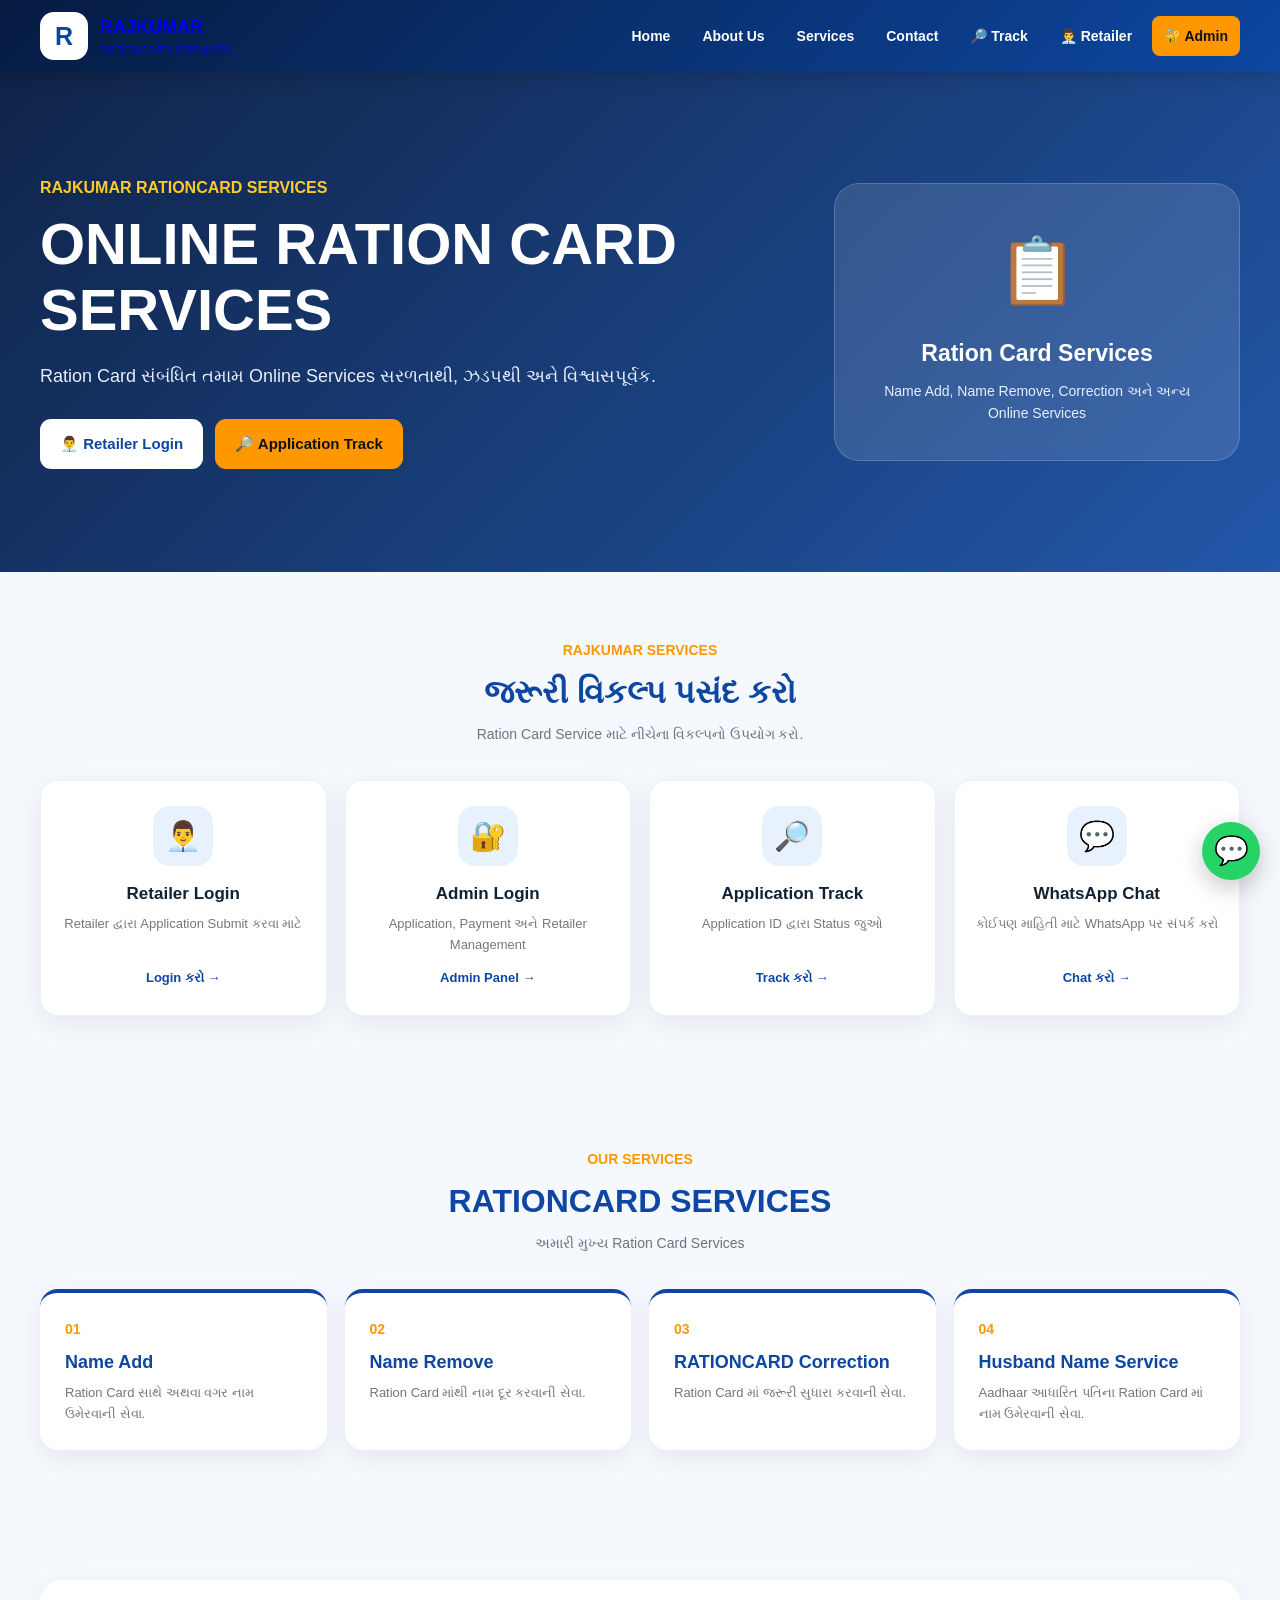
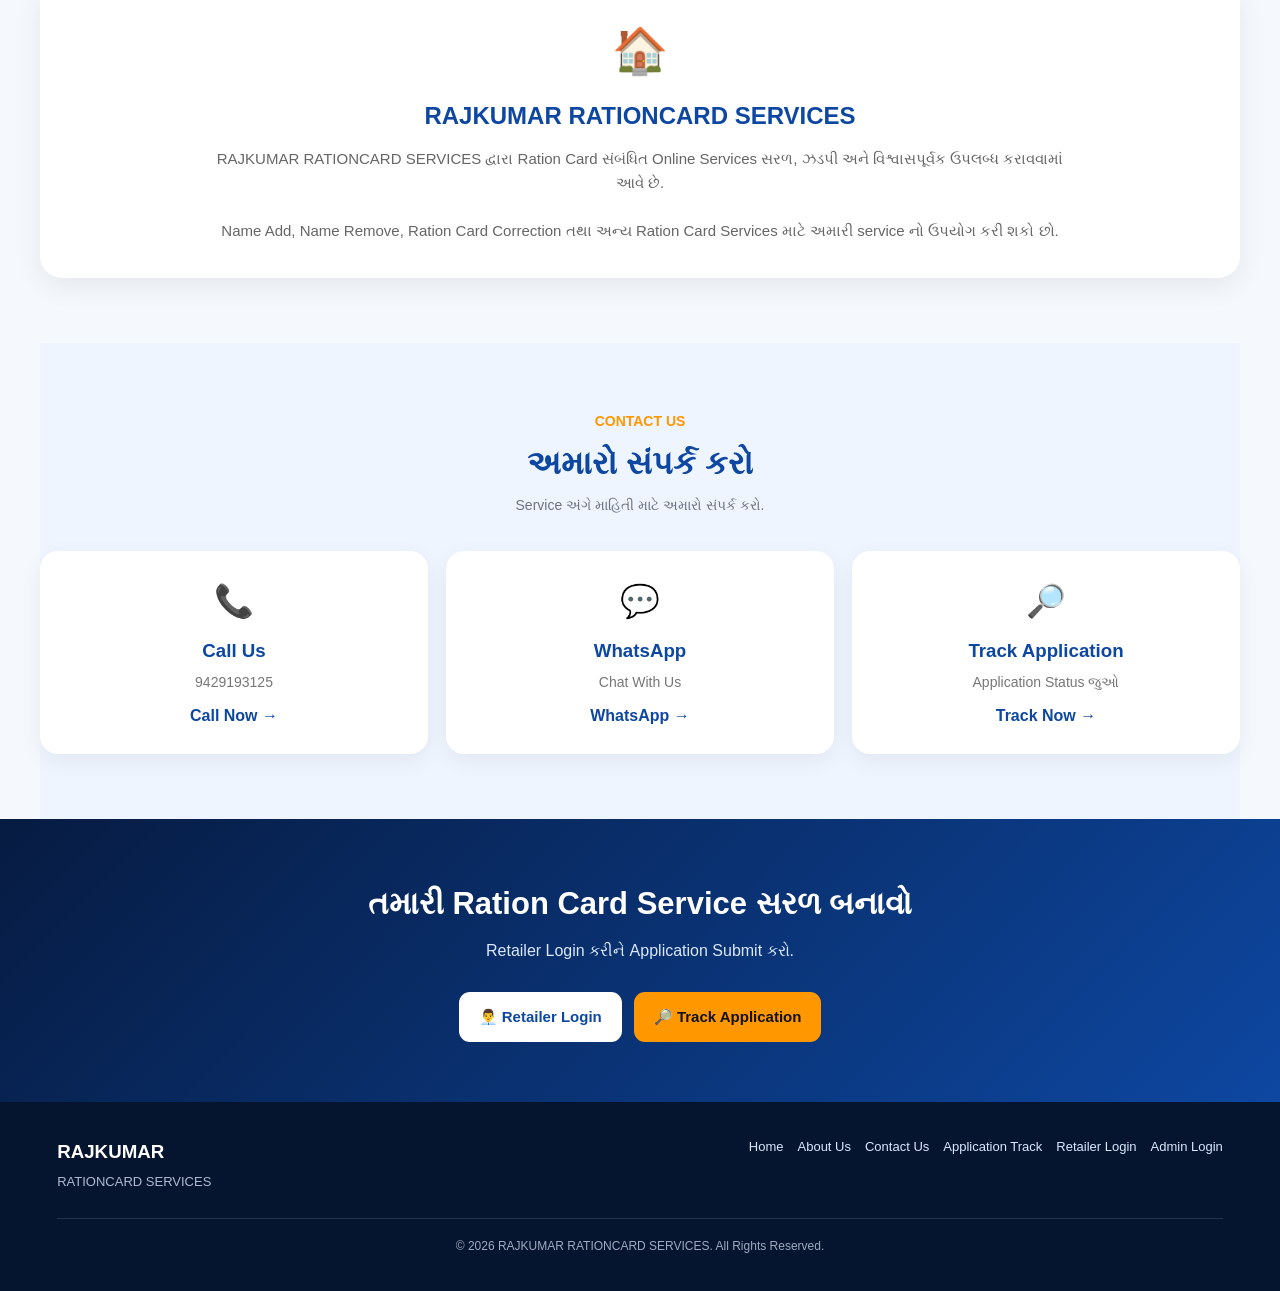
<file: index.html>
<!DOCTYPE html>
<html lang="gu">

<head>
    <meta charset="UTF-8">

    <meta name="viewport"
          content="width=device-width, initial-scale=1.0">

    <meta name="description"
          content="RAJKUMAR RATIONCARD SERVICES - Ration Card સંબંધિત Online Services">

    <title>RAJKUMAR RATIONCARD SERVICES</title>

    <style>

        * {
            margin: 0;
            padding: 0;
            box-sizing: border-box;
        }

        html {
            scroll-behavior: smooth;
        }

        body {
            font-family: "Noto Sans Gujarati",
                         "Nirmala UI",
                         Arial,
                         sans-serif;

            background: #f5f8fc;
            color: #172033;
            line-height: 1.6;
        }

        a {
            text-decoration: none;
        }

        /* =========================
           HEADER
        ========================= */

        header {
            background: linear-gradient(
                135deg,
                #061b41,
                #0d47a1
            );

            color: white;

            position: sticky;
            top: 0;
            z-index: 1000;

            box-shadow:
                0 4px 18px rgba(0,0,0,0.18);
        }

        .navbar {
            width: 94%;
            max-width: 1200px;
            margin: auto;

            min-height: 72px;

            display: flex;
            align-items: center;
            justify-content: space-between;

            gap: 20px;
        }

        .logo-area {
            display: flex;
            align-items: center;
            gap: 12px;
        }

        .logo {
            width: 48px;
            height: 48px;

            border-radius: 14px;

            background: white;
            color: #0d47a1;

            display: flex;
            align-items: center;
            justify-content: center;

            font-size: 25px;
            font-weight: 900;
        }

        .brand h1 {
            font-size: 18px;
            font-weight: 900;
        }

        .brand span {
            display: block;
            font-size: 11px;
            opacity: 0.85;
        }

        .nav-menu {
            display: flex;
            align-items: center;
            gap: 8px;
        }

        .nav-menu a {
            color: white;
            padding: 9px 12px;
            border-radius: 8px;
            font-size: 14px;
            font-weight: 700;
            transition: 0.2s;
        }

        .nav-menu a:hover {
            background: rgba(255,255,255,0.15);
        }

        .nav-admin {
            background: #ff9800 !important;
            color: #111 !important;
        }

        /* =========================
           HERO
        ========================= */

        .hero {
            min-height: 500px;

            display: flex;
            align-items: center;

            background:
                linear-gradient(
                    135deg,
                    rgba(6,27,65,0.96),
                    rgba(13,71,161,0.91)
                );

            color: white;
        }

        .hero-content {
            width: 94%;
            max-width: 1200px;
            margin: auto;

            padding: 70px 0;

            display: grid;
            grid-template-columns: 1.3fr 0.7fr;

            gap: 40px;
            align-items: center;
        }

        .hero-text .small-title {
            color: #ffca28;
            font-weight: 800;
            margin-bottom: 10px;
            font-size: 16px;
        }

        .hero-text h2 {
            font-size: clamp(32px, 5vw, 58px);
            line-height: 1.15;
            margin-bottom: 18px;
        }

        .hero-text p {
            font-size: 18px;
            max-width: 650px;
            color: #e6eefc;
        }

        .hero-buttons {
            display: flex;
            flex-wrap: wrap;
            gap: 12px;
            margin-top: 28px;
        }

        .btn {
            display: inline-flex;
            align-items: center;
            justify-content: center;

            padding: 13px 20px;

            border-radius: 11px;

            font-weight: 800;
            font-size: 15px;

            transition: 0.2s;
        }

        .btn:hover {
            transform: translateY(-2px);
        }

        .btn-retailer {
            background: white;
            color: #0d47a1;
        }

        .btn-track {
            background: #ff9800;
            color: #111;
        }

        .hero-card {
            background: rgba(255,255,255,0.12);

            border: 1px solid
                rgba(255,255,255,0.18);

            border-radius: 25px;

            padding: 35px;

            text-align: center;

            backdrop-filter: blur(8px);
        }

        .hero-card-icon {
            font-size: 65px;
            margin-bottom: 12px;
        }

        .hero-card h3 {
            font-size: 23px;
            margin-bottom: 8px;
        }

        .hero-card p {
            color: #e7efff;
            font-size: 14px;
        }

        /* =========================
           SECTION
        ========================= */

        .section {
            width: 94%;
            max-width: 1200px;
            margin: auto;

            padding: 65px 0;
        }

        .section-title {
            text-align: center;
            margin-bottom: 35px;
        }

        .section-title span {
            color: #ff9800;
            font-weight: 900;
            font-size: 14px;
        }

        .section-title h2 {
            color: #0d47a1;
            font-size: 32px;
            margin-top: 4px;
        }

        .section-title p {
            color: #6d7480;
            font-size: 14px;
            margin-top: 5px;
        }

        /* =========================
           QUICK OPTIONS
        ========================= */

        .options-grid {
            display: grid;
            grid-template-columns:
                repeat(4, 1fr);

            gap: 18px;
        }

        .option-card {
            background: white;

            border-radius: 18px;

            padding: 25px 18px;

            text-align: center;

            box-shadow:
                0 8px 28px rgba(0,0,0,0.07);

            border: 1px solid #edf1f6;

            transition: 0.25s;
        }

        .option-card:hover {
            transform: translateY(-5px);

            box-shadow:
                0 14px 35px rgba(0,0,0,0.12);
        }

        .option-icon {
            width: 60px;
            height: 60px;

            margin: 0 auto 14px;

            border-radius: 17px;

            background: #e8f2ff;

            display: flex;
            align-items: center;
            justify-content: center;

            font-size: 29px;
        }

        .option-card h3 {
            color: #123;
            font-size: 17px;
            margin-bottom: 7px;
        }

        .option-card p {
            color: #777;
            font-size: 13px;
            min-height: 42px;
        }

        .option-link {
            display: inline-block;
            margin-top: 12px;

            color: #0d47a1;

            font-weight: 900;
            font-size: 13px;
        }

        /* =========================
           SERVICES
        ========================= */

        .services-grid {
            display: grid;

            grid-template-columns:
                repeat(4, 1fr);

            gap: 18px;
        }

        .service-card {
            background: white;

            border-radius: 18px;

            padding: 25px;

            box-shadow:
                0 8px 25px rgba(0,0,0,0.07);

            border-top: 4px solid #0d47a1;
        }

        .service-number {
            color: #ff9800;
            font-weight: 900;
            font-size: 14px;
        }

        .service-card h3 {
            margin: 7px 0;
            color: #0d47a1;
            font-size: 18px;
        }

        .service-card p {
            color: #707780;
            font-size: 13px;
        }

        /* =========================
           ABOUT
        ========================= */

        .about-box {
            background: white;

            border-radius: 22px;

            padding: 35px;

            box-shadow:
                0 8px 28px rgba(0,0,0,0.07);

            text-align: center;
        }

        .about-icon {
            font-size: 45px;
            margin-bottom: 10px;
        }

        .about-box h2 {
            color: #0d47a1;
            margin-bottom: 12px;
        }

        .about-box p {
            color: #666;
            max-width: 850px;
            margin: auto;
            font-size: 15px;
        }

        /* =========================
           CONTACT
        ========================= */

        .contact-section {
            background: #eef5ff;
        }

        .contact-grid {
            display: grid;
            grid-template-columns:
                repeat(3, 1fr);

            gap: 18px;
        }

        .contact-card {
            background: white;

            padding: 25px;

            border-radius: 18px;

            text-align: center;

            box-shadow:
                0 7px 22px rgba(0,0,0,0.06);
        }

        .contact-card-icon {
            font-size: 32px;
            margin-bottom: 8px;
        }

        .contact-card h3 {
            color: #0d47a1;
            margin-bottom: 5px;
        }

        .contact-card p {
            color: #777;
            font-size: 14px;
        }

        .contact-card a {
            display: inline-block;
            margin-top: 10px;

            color: #0d47a1;
            font-weight: 900;
        }

        /* =========================
           CTA
        ========================= */

        .cta {
            background:
                linear-gradient(
                    135deg,
                    #061b41,
                    #0d47a1
                );

            color: white;

            text-align: center;

            padding: 60px 20px;
        }

        .cta h2 {
            font-size: 31px;
            margin-bottom: 10px;
        }

        .cta p {
            color: #dce8ff;
            margin-bottom: 22px;
        }

        /* =========================
           FOOTER
        ========================= */

        footer {
            background: #06152f;
            color: white;
            padding: 35px 20px;
        }

        .footer-inner {
            width: 94%;
            max-width: 1200px;
            margin: auto;

            display: flex;
            justify-content: space-between;
            gap: 20px;
        }

        .footer-brand h3 {
            margin-bottom: 5px;
        }

        .footer-brand p {
            color: #aebbd0;
            font-size: 13px;
        }

        .footer-links {
            display: flex;
            flex-wrap: wrap;
            gap: 14px;
        }

        .footer-links a {
            color: #dce8ff;
            font-size: 13px;
        }

        .copyright {
            width: 94%;
            max-width: 1200px;
            margin: 25px auto 0;

            padding-top: 18px;

            border-top: 1px solid
                rgba(255,255,255,0.12);

            color: #9eabc0;

            font-size: 12px;

            text-align: center;
        }

        /* =========================
           WHATSAPP
        ========================= */

        .whatsapp {
            position: fixed;

            right: 20px;
            bottom: 20px;

            width: 58px;
            height: 58px;

            border-radius: 50%;

            background: #25d366;
            color: white;

            display: flex;
            align-items: center;
            justify-content: center;

            font-size: 28px;

            box-shadow:
                0 8px 25px rgba(0,0,0,0.22);

            z-index: 2000;
        }

        /* =========================
           MOBILE
        ========================= */

        @media (max-width: 950px) {

            .hero-content {
                grid-template-columns: 1fr;
                text-align: center;
            }

            .hero-text p {
                margin: auto;
            }

            .hero-buttons {
                justify-content: center;
            }

            .options-grid,
            .services-grid {
                grid-template-columns:
                    repeat(2, 1fr);
            }

            .nav-menu {
                display: none;
            }

        }

        @media (max-width: 650px) {

            .navbar {
                min-height: 65px;
            }

            .brand h1 {
                font-size: 15px;
            }

            .brand span {
                font-size: 9px;
            }

            .hero {
                min-height: auto;
            }

            .hero-content {
                padding: 55px 0;
            }

            .hero-text h2 {
                font-size: 34px;
            }

            .hero-text p {
                font-size: 15px;
            }

            .hero-buttons {
                flex-direction: column;
            }

            .btn {
                width: 100%;
            }

            .options-grid,
            .services-grid,
            .contact-grid {
                grid-template-columns: 1fr;
            }

            .section {
                padding: 45px 0;
            }

            .section-title h2 {
                font-size: 27px;
            }

            .about-box {
                padding: 25px 18px;
            }

            .footer-inner {
                flex-direction: column;
                text-align: center;
            }

            .footer-links {
                justify-content: center;
            }

        }

    </style>

</head>


<body>


<!-- =========================
     HEADER
========================= -->

<header>

    <div class="navbar">

        <a href="index.html"
           class="logo-area">

            <div class="logo">
                R
            </div>

            <div class="brand">

                <h1>
                    RAJKUMAR
                </h1>

                <span>
                    RATIONCARD SERVICES
                </span>

            </div>

        </a>


        <nav class="nav-menu">

            <a href="index.html">
                Home
            </a>

            <a href="#about">
                About Us
            </a>

            <a href="#services">
                Services
            </a>

            <a href="#contact">
                Contact
            </a>

            <a href="track.html">
                🔎 Track
            </a>

            <a href="retailer.html">
                👨‍💼 Retailer
            </a>

            <!-- ADMIN DIRECT LINK -->

            <a href="admin.html"
               class="nav-admin">

                🔐 Admin

            </a>

        </nav>

    </div>

</header>


<!-- =========================
     HERO
========================= -->

<section class="hero">

    <div class="hero-content">

        <div class="hero-text">

            <div class="small-title">
                RAJKUMAR RATIONCARD SERVICES
            </div>

            <h2>
                ONLINE RATION CARD SERVICES
            </h2>

            <p>
                Ration Card સંબંધિત તમામ Online Services
                સરળતાથી, ઝડપથી અને વિશ્વાસપૂર્વક.
            </p>


            <div class="hero-buttons">

                <a href="retailer.html"
                   class="btn btn-retailer">

                    👨‍💼 Retailer Login

                </a>


                <a href="track.html"
                   class="btn btn-track">

                    🔎 Application Track

                </a>

            </div>

        </div>


        <div class="hero-card">

            <div class="hero-card-icon">
                📋
            </div>

            <h3>
                Ration Card Services
            </h3>

            <p>
                Name Add, Name Remove,
                Correction અને અન્ય Online Services
            </p>

        </div>

    </div>

</section>


<!-- =========================
     QUICK OPTIONS
========================= -->

<section class="section">

    <div class="section-title">

        <span>
            RAJKUMAR SERVICES
        </span>

        <h2>
            જરૂરી વિકલ્પ પસંદ કરો
        </h2>

        <p>
            Ration Card Service માટે નીચેના વિકલ્પનો ઉપયોગ કરો.
        </p>

    </div>


    <div class="options-grid">


        <div class="option-card">

            <div class="option-icon">
                👨‍💼
            </div>

            <h3>
                Retailer Login
            </h3>

            <p>
                Retailer દ્વારા Application Submit કરવા માટે
            </p>

            <a href="retailer.html"
               class="option-link">

                Login કરો →

            </a>

        </div>


        <div class="option-card">

            <div class="option-icon">
                🔐
            </div>

            <h3>
                Admin Login
            </h3>

            <p>
                Application, Payment અને Retailer Management
            </p>

            <a href="admin.html"
               class="option-link">

                Admin Panel →

            </a>

        </div>


        <div class="option-card">

            <div class="option-icon">
                🔎
            </div>

            <h3>
                Application Track
            </h3>

            <p>
                Application ID દ્વારા Status જુઓ
            </p>

            <a href="track.html"
               class="option-link">

                Track કરો →

            </a>

        </div>


        <div class="option-card">

            <div class="option-icon">
                💬
            </div>

            <h3>
                WhatsApp Chat
            </h3>

            <p>
                કોઈપણ માહિતી માટે WhatsApp પર સંપર્ક કરો
            </p>

            <a href="https://wa.me/919429193125"
               target="_blank"
               rel="noopener"
               class="option-link">

                Chat કરો →

            </a>

        </div>

    </div>

</section>


<!-- =========================
     SERVICES
========================= -->

<section id="services"
         class="section">

    <div class="section-title">

        <span>
            OUR SERVICES
        </span>

        <h2>
            RATIONCARD SERVICES
        </h2>

        <p>
            અમારી મુખ્ય Ration Card Services
        </p>

    </div>


    <div class="services-grid">


        <div class="service-card">

            <div class="service-number">
                01
            </div>

            <h3>
                Name Add
            </h3>

            <p>
                Ration Card સાથે અથવા વગર
                નામ ઉમેરવાની સેવા.
            </p>

        </div>


        <div class="service-card">

            <div class="service-number">
                02
            </div>

            <h3>
                Name Remove
            </h3>

            <p>
                Ration Card માંથી
                નામ દૂર કરવાની સેવા.
            </p>

        </div>


        <div class="service-card">

            <div class="service-number">
                03
            </div>

            <h3>
                RATIONCARD Correction
            </h3>

            <p>
                Ration Card માં જરૂરી
                સુધારા કરવાની સેવા.
            </p>

        </div>


        <div class="service-card">

            <div class="service-number">
                04
            </div>

            <h3>
                Husband Name Service
            </h3>

            <p>
                Aadhaar આધારિત પતિના
                Ration Card માં નામ ઉમેરવાની સેવા.
            </p>

        </div>

    </div>

</section>


<!-- =========================
     ABOUT
========================= -->

<section id="about"
         class="section">

    <div class="about-box">

        <div class="about-icon">
            🏠
        </div>

        <h2>
            RAJKUMAR RATIONCARD SERVICES
        </h2>

        <p>
            RAJKUMAR RATIONCARD SERVICES દ્વારા
            Ration Card સંબંધિત Online Services
            સરળ, ઝડપી અને વિશ્વાસપૂર્વક ઉપલબ્ધ
            કરાવવામાં આવે છે.
            <br><br>
            Name Add, Name Remove,
            Ration Card Correction તથા અન્ય
            Ration Card Services માટે અમારી
            service નો ઉપયોગ કરી શકો છો.
        </p>

    </div>

</section>


<!-- =========================
     CONTACT
========================= -->

<section id="contact"
         class="section contact-section">

    <div class="section-title">

        <span>
            CONTACT US
        </span>

        <h2>
            અમારો સંપર્ક કરો
        </h2>

        <p>
            Service અંગે માહિતી માટે અમારો સંપર્ક કરો.
        </p>

    </div>


    <div class="contact-grid">


        <div class="contact-card">

            <div class="contact-card-icon">
                📞
            </div>

            <h3>
                Call Us
            </h3>

            <p>
                9429193125
            </p>

            <a href="tel:9429193125">
                Call Now →
            </a>

        </div>


        <div class="contact-card">

            <div class="contact-card-icon">
                💬
            </div>

            <h3>
                WhatsApp
            </h3>

            <p>
                Chat With Us
            </p>

            <a href="https://wa.me/919429193125"
               target="_blank"
               rel="noopener">

                WhatsApp →

            </a>

        </div>


        <div class="contact-card">

            <div class="contact-card-icon">
                🔎
            </div>

            <h3>
                Track Application
            </h3>

            <p>
                Application Status જુઓ
            </p>

            <a href="track.html">
                Track Now →
            </a>

        </div>

    </div>

</section>


<!-- =========================
     CTA
========================= -->

<section class="cta">

    <h2>
        તમારી Ration Card Service સરળ બનાવો
    </h2>

    <p>
        Retailer Login કરીને Application Submit કરો.
    </p>


    <div class="hero-buttons"
         style="justify-content:center;">

        <a href="retailer.html"
           class="btn btn-retailer">

            👨‍💼 Retailer Login

        </a>


        <a href="track.html"
           class="btn btn-track">

            🔎 Track Application

        </a>

    </div>

</section>


<!-- =========================
     FOOTER
========================= -->

<footer>

    <div class="footer-inner">

        <div class="footer-brand">

            <h3>
                RAJKUMAR
            </h3>

            <p>
                RATIONCARD SERVICES
            </p>

        </div>


        <div class="footer-links">

            <a href="index.html">
                Home
            </a>

            <a href="#about">
                About Us
            </a>

            <a href="#contact">
                Contact Us
            </a>

            <a href="track.html">
                Application Track
            </a>

            <a href="retailer.html">
                Retailer Login
            </a>

            <a href="admin.html">
                Admin Login
            </a>

        </div>

    </div>


    <div class="copyright">

        © 2026 RAJKUMAR RATIONCARD SERVICES.
        All Rights Reserved.

    </div>

</footer>


<!-- =========================
     WHATSAPP FLOATING BUTTON
========================= -->

<a href="https://wa.me/919429193125"
   target="_blank"
   rel="noopener"
   class="whatsapp"
   aria-label="WhatsApp">

    💬

</a>


</body>
</html>
</file>
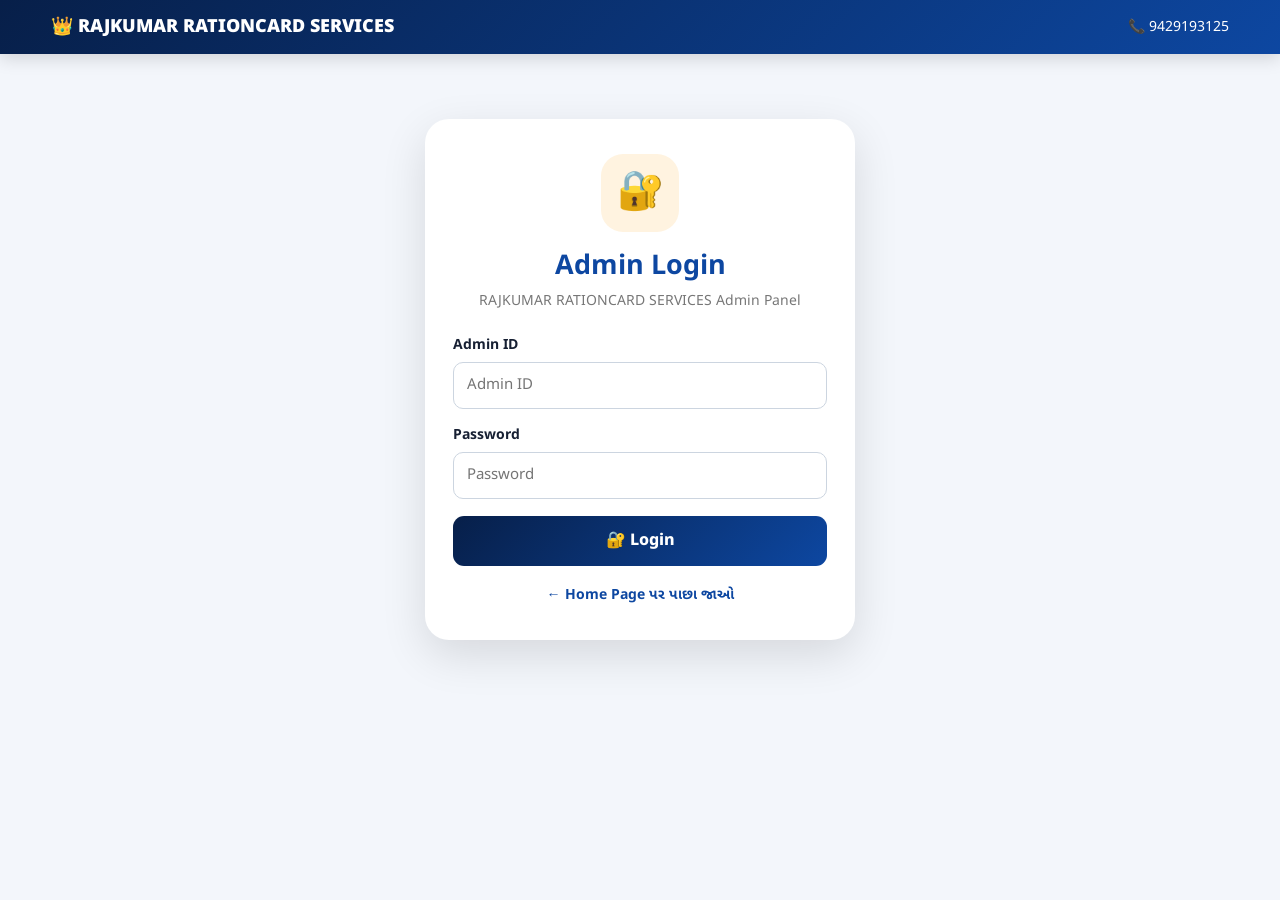
<file: admin.html>
<!DOCTYPE html>
<html lang="gu">
<head>
    <meta charset="UTF-8">

    <meta
        name="viewport"
        content="width=device-width, initial-scale=1.0"
    >

    <title>
        Admin Panel - Rajkumar Rationcard Services
    </title>

    <link
        rel="stylesheet"
        href="admin.css"
    >

    <style>
        * {
            box-sizing: border-box;
        }

        body {
            margin: 0;
            font-family:
                "Noto Sans Gujarati",
                Arial,
                sans-serif;
            background: #f3f6fb;
            color: #172033;
        }

        button,
        input,
        select {
            font-family: inherit;
        }

        .admin-page {
            min-height: 100vh;
        }

        /* ================= TOP BAR ================= */

        .admin-topbar {
            background:
                linear-gradient(
                    135deg,
                    #071f49,
                    #0d47a1
                );

            color: #fff;

            padding: 15px 4%;

            display: flex;

            align-items: center;

            justify-content: space-between;

            box-shadow:
                0 4px 18px
                rgba(0,0,0,.15);
        }

        .admin-brand {
            font-size: 18px;
            font-weight: 900;
        }

        .admin-contact {
            font-size: 14px;
        }

        /* ================= LOGIN ================= */

        .admin-login-wrapper {
            width: 92%;
            max-width: 430px;
            margin: 65px auto;
        }

        .admin-login-card {
            background: #fff;

            padding: 35px 28px;

            border-radius: 24px;

            text-align: center;

            box-shadow:
                0 15px 45px
                rgba(0,0,0,.12);
        }

        .admin-login-icon {
            width: 78px;
            height: 78px;

            margin: 0 auto 18px;

            border-radius: 22px;

            background: #fff3e0;

            display: flex;

            align-items: center;
            justify-content: center;

            font-size: 38px;
        }

        .admin-login-card h1 {
            color: #0d47a1;

            font-size: 27px;

            margin:
                0 0 7px;
        }

        .admin-login-card p {
            color: #777;

            font-size: 14px;

            margin-bottom: 25px;
        }

        .admin-form-group {
            text-align: left;

            margin-bottom: 17px;
        }

        .admin-form-group label {
            display: block;

            margin-bottom: 7px;

            font-weight: 700;

            font-size: 14px;
        }

        .admin-form-group input {
            width: 100%;

            padding: 13px;

            border-radius: 10px;

            border:
                1px solid #ccd5e0;

            outline: none;

            font-size: 15px;
        }

        .admin-form-group input:focus {
            border-color: #1976d2;

            box-shadow:
                0 0 0 3px
                rgba(25,118,210,.1);
        }

        .admin-login-button {
            width: 100%;

            padding: 14px;

            border: 0;

            border-radius: 11px;

            background:
                linear-gradient(
                    135deg,
                    #071f49,
                    #0d47a1
                );

            color: #fff;

            font-size: 16px;

            font-weight: 800;

            cursor: pointer;
        }

        .admin-login-button:disabled {
            opacity: .65;
            cursor: not-allowed;
        }

        .admin-login-message {
            display: none;

            margin-top: 15px;

            padding: 12px;

            border-radius: 10px;

            font-size: 14px;
        }

        .message-success {
            display: block;

            background: #e8f5e9;

            color: #2e7d32;
        }

        .message-error {
            display: block;

            background: #ffebee;

            color: #c62828;
        }

        .admin-home-link {
            display: block;

            margin-top: 20px;

            text-decoration: none;

            color: #0d47a1;

            font-weight: 700;

            font-size: 14px;
        }

        /* ================= DASHBOARD ================= */

        .admin-dashboard {
            width: 94%;

            max-width: 1300px;

            margin:
                30px auto 60px;
        }

        .admin-dashboard-header {
            background: #fff;

            padding: 22px;

            border-radius: 18px;

            display: flex;

            justify-content:
                space-between;

            align-items: center;

            gap: 15px;

            box-shadow:
                0 7px 25px
                rgba(0,0,0,.07);

            margin-bottom: 25px;
        }

        .admin-dashboard-header h1 {
            color: #0d47a1;

            font-size: 26px;

            margin: 0;
        }

        .admin-dashboard-header p {
            color: #777;

            margin:
                5px 0 0;

            font-size: 14px;
        }

        .header-actions {
            display: flex;

            gap: 8px;

            align-items: center;
        }

        .admin-logout,
        .admin-refresh {
            border: 0;

            padding:
                10px 15px;

            border-radius: 9px;

            font-weight: 800;

            cursor: pointer;
        }

        .admin-logout {
            background: #ffebee;
            color: #c62828;
        }

        .admin-refresh {
            background: #e3f2fd;
            color: #0d47a1;
        }

        /* ================= STATS ================= */

        .stats-grid {
            display: grid;

            grid-template-columns:
                repeat(5, 1fr);

            gap: 15px;

            margin-bottom: 25px;
        }

        .stat-card {
            background: #fff;

            border-radius: 16px;

            padding: 20px;

            box-shadow:
                0 7px 22px
                rgba(0,0,0,.07);

            border-left:
                5px solid #1976d2;
        }

        .stat-icon {
            font-size: 25px;

            margin-bottom: 10px;
        }

        .stat-card h3 {
            font-size: 27px;

            color: #123;

            margin:
                0 0 5px;
        }

        .stat-card p {
            color: #777;

            font-size: 13px;

            margin: 0;
        }

        .stat-pending {
            border-left-color: #ff9800;
        }

        .stat-paid {
            border-left-color: #2e7d32;
        }

        .stat-processing {
            border-left-color: #7b1fa2;
        }

        .stat-completed {
            border-left-color: #00838f;
        }

        /* ================= MENU ================= */

        .admin-menu-grid {
            display: grid;

            grid-template-columns:
                repeat(4, 1fr);

            gap: 15px;

            margin-bottom: 25px;
        }

        .admin-menu-card {
            background: #fff;

            border-radius: 16px;

            padding: 20px;

            cursor: pointer;

            box-shadow:
                0 7px 22px
                rgba(0,0,0,.07);

            transition: .2s;

            text-align: center;
        }

        .admin-menu-card:hover {
            transform:
                translateY(-4px);

            box-shadow:
                0 12px 30px
                rgba(0,0,0,.12);
        }

        .admin-menu-icon {
            width: 55px;
            height: 55px;

            margin:
                0 auto 12px;

            border-radius: 16px;

            background: #e3f2fd;

            display: flex;

            align-items: center;
            justify-content: center;

            font-size: 28px;
        }

        .admin-menu-card h3 {
            color: #123;

            font-size: 16px;

            margin:
                0 0 5px;
        }

        .admin-menu-card p {
            color: #777;

            font-size: 12px;

            margin: 0;
        }

        /* ================= PANELS ================= */

        .admin-panel {
            background: #fff;

            border-radius: 18px;

            padding: 25px;

            box-shadow:
                0 7px 25px
                rgba(0,0,0,.07);

            margin-bottom: 25px;
        }

        .admin-panel h2 {
            color: #0d47a1;

            font-size: 21px;

            margin:
                0 0 8px;
        }

        .panel-description {
            color: #777;

            font-size: 14px;

            margin-bottom: 18px;
        }

        .admin-hidden {
            display: none !important;
        }

        /* ================= SEARCH ================= */

        .search-row {
            display: grid;

            grid-template-columns:
                1fr 210px 120px;

            gap: 10px;

            margin-bottom: 20px;
        }

        .search-row input,
        .search-row select {
            width: 100%;

            padding: 12px;

            border-radius: 9px;

            border:
                1px solid #ccd5e0;

            outline: none;

            font-size: 14px;
        }

        .search-button {
            border: 0;

            border-radius: 9px;

            background: #0d47a1;

            color: #fff;

            font-weight: 800;

            cursor: pointer;
        }

        /* ================= TABLE ================= */

        .table-wrapper {
            width: 100%;

            overflow-x: auto;
        }

        .application-table {
            width: 100%;

            border-collapse:
                collapse;

            min-width:
                1100px;
        }

        .application-table th {
            background: #eef4fb;

            color: #0d47a1;

            font-size: 13px;

            padding: 13px;

            text-align: left;

            white-space:
                nowrap;
        }

        .application-table td {
            padding: 12px;

            border-bottom:
                1px solid #edf0f4;

            font-size: 13px;

            white-space:
                nowrap;
        }

        .action-button {
            border: 0;

            padding:
                7px 10px;

            border-radius: 7px;

            font-weight: 800;

            cursor: pointer;

            margin-right: 4px;
        }

        .view-button {
            background: #e3f2fd;
            color: #0d47a1;
        }

        .status-button {
            background: #fff3e0;
            color: #e65100;
        }

        /* ================= RETAILER FORM ================= */

        .retailer-form-grid {
            display: grid;

            grid-template-columns:
                repeat(2, 1fr);

            gap: 15px;
        }

        .retailer-field {
            display: flex;

            flex-direction: column;
        }

        .retailer-field label {
            font-weight: 700;

            font-size: 13px;

            margin-bottom: 6px;
        }

        .retailer-field input {
            padding: 12px;

            border-radius: 9px;

            border:
                1px solid #ccd5e0;

            outline: none;

            font-size: 14px;
        }

        .retailer-field input:focus {
            border-color:
                #1976d2;

            box-shadow:
                0 0 0 3px
                rgba(25,118,210,.1);
        }

        /* EMAIL REQUIRED */

        #newRetailerEmail {
            border:
                2px solid #dc3545;
        }

        #newRetailerEmail:focus {
            border-color:
                #dc3545;

            box-shadow:
                0 0 0 3px
                rgba(220,53,69,.12);
        }

        .email-required {
            color: #dc3545;

            font-size: 12px;

            margin-top: 5px;

            font-weight: 700;
        }

        /* RETAILER ID AUTO */

        #newRetailerId {
            background: #f1f3f5;

            color: #555;

            font-weight: 700;
        }

        .create-retailer-button {
            margin-top: 18px;

            padding:
                13px 20px;

            border: 0;

            border-radius: 9px;

            background: #2e7d32;

            color: #fff;

            font-weight: 800;

            cursor: pointer;
        }

        .create-retailer-button:hover {
            background: #256b29;
        }

        .panel-message {
            margin-top: 15px;

            padding: 11px;

            border-radius: 9px;

            display: none;
        }

        /* ================= MODAL ================= */

        .admin-modal {
            position: fixed;

            inset: 0;

            background:
                rgba(0,0,0,.55);

            display: none;

            align-items: center;

            justify-content: center;

            padding: 15px;

            z-index: 9999;
        }

        .admin-modal.show {
            display: flex;
        }

        .admin-modal-box {
            background: #fff;

            width: 100%;

            max-width: 700px;

            max-height: 90vh;

            overflow-y: auto;

            border-radius: 18px;

            padding: 25px;
        }

        .modal-header {
            display: flex;

            justify-content:
                space-between;

            align-items: center;

            gap: 10px;

            margin-bottom: 20px;
        }

        .modal-header h2 {
            margin: 0;

            color: #0d47a1;

            font-size: 20px;
        }

        .modal-close {
            border: 0;

            background: #ffebee;

            color: #c62828;

            border-radius: 8px;

            width: 36px;

            height: 36px;

            cursor: pointer;

            font-size: 18px;
        }

        .detail-grid {
            display: grid;

            grid-template-columns:
                repeat(2, 1fr);

            gap: 10px;
        }

        .detail-box {
            background: #f7f9fc;

            padding: 11px;

            border-radius: 9px;
        }

        .detail-box strong {
            display: block;

            color: #555;

            font-size: 12px;

            margin-bottom: 4px;
        }

        .detail-box span {
            font-size: 14px;

            word-break:
                break-word;
        }

        /* ================= MOBILE ================= */

        @media (max-width: 1000px) {

            .stats-grid {
                grid-template-columns:
                    repeat(3, 1fr);
            }

            .admin-menu-grid {
                grid-template-columns:
                    repeat(2, 1fr);
            }
        }

        @media (max-width: 650px) {

            .admin-topbar {
                flex-direction: column;

                gap: 5px;

                text-align: center;
            }

            .admin-login-wrapper {
                margin: 40px auto;
            }

            .admin-dashboard-header {
                flex-direction: column;

                align-items:
                    flex-start;
            }

            .header-actions {
                width: 100%;
            }

            .header-actions button {
                flex: 1;
            }

            .stats-grid {
                grid-template-columns:
                    repeat(2, 1fr);
            }

            .admin-menu-grid {
                grid-template-columns:
                    1fr;
            }

            .search-row {
                grid-template-columns:
                    1fr;
            }

            .retailer-form-grid {
                grid-template-columns:
                    1fr;
            }

            .admin-panel {
                padding: 18px;
            }

            .detail-grid {
                grid-template-columns:
                    1fr;
            }
        }
    </style>
</head>

<body class="admin-page">

<header class="admin-topbar">

    <div class="admin-brand">
        👑 RAJKUMAR RATIONCARD SERVICES
    </div>

    <div class="admin-contact">
        📞 9429193125
    </div>

</header>


<!-- =====================================================
     ADMIN LOGIN
===================================================== -->

<section
    id="adminLoginSection"
    class="admin-login-wrapper"
>

    <div class="admin-login-card">

        <div class="admin-login-icon">
            🔐
        </div>

        <h1>
            Admin Login
        </h1>

        <p>
            RAJKUMAR RATIONCARD SERVICES Admin Panel
        </p>

        <form
            id="adminLoginForm"
            autocomplete="off"
        >

            <div class="admin-form-group">

                <label for="adminId">
                    Admin ID
                </label>

                <input
                    type="text"
                    id="adminId"
                    name="admin_username"
                    placeholder="Admin ID"
                    autocomplete="off"
                    autocapitalize="none"
                    spellcheck="false"
                    required
                >

            </div>


            <div class="admin-form-group">

                <label for="adminPassword">
                    Password
                </label>

                <input
                    type="password"
                    id="adminPassword"
                    name="admin_password"
                    placeholder="Password"
                    autocomplete="new-password"
                    required
                >

            </div>


            <button
                type="submit"
                id="adminLoginButton"
                class="admin-login-button"
            >
                🔐 Login
            </button>

        </form>


        <div
            id="adminLoginMessage"
            class="admin-login-message"
        ></div>


        <a
            href="index.html"
            class="admin-home-link"
        >
            ← Home Page પર પાછા જાઓ
        </a>

    </div>

</section>


<!-- =====================================================
     ADMIN DASHBOARD
===================================================== -->

<section
    id="adminDashboardSection"
    class="admin-dashboard admin-hidden"
>

    <div class="admin-dashboard-header">

        <div>

            <h1>
                👑 Admin Dashboard
            </h1>

            <p>
                RAJKUMAR RATIONCARD SERVICES
            </p>

        </div>


        <div class="header-actions">

            <button
                type="button"
                class="admin-refresh"
                onclick="loadDashboard()"
            >
                🔄 Refresh
            </button>

            <button
                type="button"
                class="admin-logout"
                onclick="adminLogout()"
            >
                Logout
            </button>

        </div>

    </div>


    <!-- =================================================
         STATS
    ================================================== -->

    <div class="stats-grid">

        <div class="stat-card">

            <div class="stat-icon">
                📋
            </div>

            <h3 id="totalApplications">
                0
            </h3>

            <p>
                Total Applications
            </p>

        </div>


        <div class="stat-card stat-pending">

            <div class="stat-icon">
                ⏳
            </div>

            <h3 id="pendingApplications">
                0
            </h3>

            <p>
                Pending
            </p>

        </div>


        <div class="stat-card stat-paid">

            <div class="stat-icon">
                💰
            </div>

            <h3 id="paidApplications">
                0
            </h3>

            <p>
                Payment Received
            </p>

        </div>


        <div class="stat-card stat-processing">

            <div class="stat-icon">
                ⚙️
            </div>

            <h3 id="processingApplications">
                0
            </h3>

            <p>
                Processing
            </p>

        </div>


        <div class="stat-card stat-completed">

            <div class="stat-icon">
                ✅
            </div>

            <h3 id="completedApplications">
                0
            </h3>

            <p>
                Completed
            </p>

        </div>

    </div>


    <!-- =================================================
         MENU
    ================================================== -->

    <div class="admin-menu-grid">


        <div
            class="admin-menu-card"
            onclick="
                showAdminPanel(
                    'applicationsPanel'
                )
            "
        >

            <div class="admin-menu-icon">
                📋
            </div>

            <h3>
                Applications
            </h3>

            <p>
                બધી Applications
            </p>

        </div>


        <div
            class="admin-menu-card"
            onclick="
                showAdminPanel(
                    'retailerPanel'
                )
            "
        >

            <div class="admin-menu-icon">
                👨‍💼
            </div>

            <h3>
                Create Retailer
            </h3>

            <p>
                New Retailer બનાવો
            </p>

        </div>


        <div
            class="admin-menu-card"
            onclick="
                showAdminPanel(
                    'paymentPanel'
                )
            "
        >

            <div class="admin-menu-icon">
                💳
            </div>

            <h3>
                Payment Status
            </h3>

            <p>
                Payment Management
            </p>

        </div>


        <div
            class="admin-menu-card"
            onclick="
                showAdminPanel(
                    'settingsPanel'
                )
            "
        >

            <div class="admin-menu-icon">
                ⚙️
            </div>

            <h3>
                Settings
            </h3>

            <p>
                Website Settings
            </p>

        </div>

    </div>


    <!-- =================================================
         APPLICATIONS
    ================================================== -->

    <div
        id="applicationsPanel"
        class="admin-panel"
    >

        <h2>
            📋 Applications
        </h2>

        <p class="panel-description">
            Retailer દ્વારા આવેલી applications અહીં દેખાશે.
        </p>


        <div class="search-row">

            <input
                type="text"
                id="applicationSearch"
                placeholder="Application ID / Name / Mobile"
            >


            <select
                id="applicationStatusFilter"
            >

                <option value="">
                    બધા Status
                </option>

                <option value="Pending">
                    Pending
                </option>

                <option value="Submitted">
                    Submitted
                </option>

                <option value="Processing">
                    Processing
                </option>

                <option value="Completed">
                    Completed
                </option>

                <option value="Rejected">
                    Rejected
                </option>

            </select>


            <button
                type="button"
                class="search-button"
                onclick="searchApplications()"
            >
                🔎 Search
            </button>

        </div>


        <div class="table-wrapper">

            <table class="application-table">

                <thead>

                    <tr>

                        <th>
                            Application ID
                        </th>

                        <th>
                            Retailer
                        </th>

                        <th>
                            Applicant
                        </th>

                        <th>
                            Mobile
                        </th>

                        <th>
                            Service
                        </th>

                        <th>
                            Amount
                        </th>

                        <th>
                            Payment
                        </th>

                        <th>
                            Status
                        </th>

                        <th>
                            Action
                        </th>

                    </tr>

                </thead>


                <tbody
                    id="applicationsTableBody"
                >

                    <tr>

                        <td
                            colspan="9"
                            style="
                                text-align:center;
                                padding:30px;
                                color:#777;
                            "
                        >
                            Applications loading...
                        </td>

                    </tr>

                </tbody>

            </table>

        </div>

    </div>


    <!-- =================================================
         CREATE RETAILER
    ================================================== -->

    <div
        id="retailerPanel"
        class="admin-panel admin-hidden"
    >

        <h2>
            👨‍💼 Create New Retailer
        </h2>

        <p class="panel-description">
            અહીંથી નવા retailerનું Login બનાવો.
            Login details Email પર મોકલવામાં આવશે.
        </p>


        <form
            id="createRetailerForm"
            autocomplete="off"
        >

            <div class="retailer-form-grid">


                <!-- RETAILER NAME -->

                <div class="retailer-field">

                    <label for="newRetailerName">
                        Retailer Name *
                    </label>

                    <input
                        type="text"
                        id="newRetailerName"
                        name="retailer_name"
                        placeholder="Retailer Name"
                        autocomplete="off"
                        required
                    >

                </div>


                <!-- MOBILE -->

                <div class="retailer-field">

                    <label for="newRetailerMobile">
                        Mobile Number *
                    </label>

                    <input
                        type="tel"
                        id="newRetailerMobile"
                        name="retailer_mobile"
                        placeholder="10 Digit Mobile Number"
                        maxlength="10"
                        inputmode="numeric"
                        autocomplete="off"
                        required
                    >

                </div>


                <!-- EMAIL -->

                <div class="retailer-field">

                    <label
                        for="newRetailerEmail"
                    >
                        Email *
                    </label>

                    <input
                        type="email"
                        id="newRetailerEmail"
                        name="retailer_email"
                        placeholder="example@gmail.com"
                        autocomplete="off"
                        spellcheck="false"
                        required
                    >

                    <div class="email-required">
                        🔴 Email ફરજિયાત છે —
                        Login Details અહીં મોકલાશે.
                    </div>

                </div>


                <!-- RETAILER ID -->

                <div class="retailer-field">

                    <label for="newRetailerId">
                        Retailer ID
                    </label>

                    <input
                        type="text"
                        id="newRetailerId"
                        name="retailer_id"
                        placeholder="Auto Generate"
                        autocomplete="off"
                        readonly
                    >

                    <small
                        style="
                            margin-top:5px;
                            color:#777;
                        "
                    >
                        Retailer ID Code.gs દ્વારા
                        auto-generate થશે.
                    </small>

                </div>


                <!-- USERNAME -->

                <div class="retailer-field">

                    <label
                        for="newRetailerUsername"
                    >
                        Username *
                    </label>

                    <input
                        type="text"
                        id="newRetailerUsername"
                        name="retailer_username"
                        placeholder="retailer1"
                        autocomplete="off"
                        autocapitalize="none"
                        spellcheck="false"
                        required
                    >

                </div>


                <!-- PASSWORD -->

                <div class="retailer-field">

                    <label
                        for="newRetailerPassword"
                    >
                        Password *
                    </label>

                    <input
                        type="text"
                        id="newRetailerPassword"
                        name="retailer_password"
                        placeholder="Create Password"
                        autocomplete="new-password"
                        required
                    >

                </div>


            </div>


            <button
                type="submit"
                id="createRetailerButton"
                class="create-retailer-button"
            >
                ➕ Create Retailer & Send Email
            </button>


            <div
                id="retailerCreateMessage"
                class="panel-message"
            ></div>

        </form>

    </div>


    <!-- =================================================
         PAYMENT
    ================================================== -->

    <div
        id="paymentPanel"
        class="admin-panel admin-hidden"
    >

        <h2>
            💳 Payment Status Management
        </h2>

        <p class="panel-description">
            Application નું payment status અહીંથી update કરો.
        </p>


        <div class="search-row">

            <input
                type="text"
                id="paymentApplicationId"
                placeholder="Application ID"
            >


            <select
                id="paymentStatusSelect"
            >

                <option value="">
                    Payment Status
                </option>

                <option value="Pending">
                    Pending
                </option>

                <option value="Payment Received">
                    Payment Received
                </option>

                <option value="Payment Verified">
                    Payment Verified
                </option>

                <option value="Payment Rejected">
                    Payment Rejected
                </option>

            </select>


            <button
                type="button"
                class="search-button"
                onclick="updatePaymentStatus()"
            >
                Update
            </button>

        </div>


        <div
            id="paymentMessage"
            class="panel-message"
        ></div>

    </div>


    <!-- =================================================
         SETTINGS
    ================================================== -->

    <div
        id="settingsPanel"
        class="admin-panel admin-hidden"
    >

        <h2>
            ⚙️ Website Settings
        </h2>

        <p class="panel-description">
            RAJKUMAR RATIONCARD SERVICES Website Settings
        </p>


        <div
            style="
                background:#f5f7fa;
                padding:18px;
                border-radius:12px;
            "
        >

            <p>
                <strong>
                    Website:
                </strong>

                RAJKUMAR RATIONCARD SERVICES
            </p>


            <p style="margin-top:10px;">

                <strong>
                    Contact:
                </strong>

                9429193125

            </p>


            <p style="margin-top:10px;">

                <strong>
                    UPI:
                </strong>

                gujrat.nsfa@ybl

            </p>


            <p style="margin-top:10px;">

                <strong>
                    Storage:
                </strong>

                Google Sheet + Google Drive

            </p>

        </div>

    </div>

</section>


<!-- =====================================================
     APPLICATION DETAILS MODAL
===================================================== -->

<div
    id="applicationModal"
    class="admin-modal"
>

    <div class="admin-modal-box">

        <div class="modal-header">

            <h2>
                📋 Application Details
            </h2>

            <button
                type="button"
                class="modal-close"
                onclick="closeApplicationModal()"
            >
                ✕
            </button>

        </div>


        <div
            id="applicationDetails"
        ></div>

    </div>

</div>


<!-- =====================================================
     ADMIN JS
===================================================== -->

<script src="admin.js"></script>

</body>
</html>
</file>
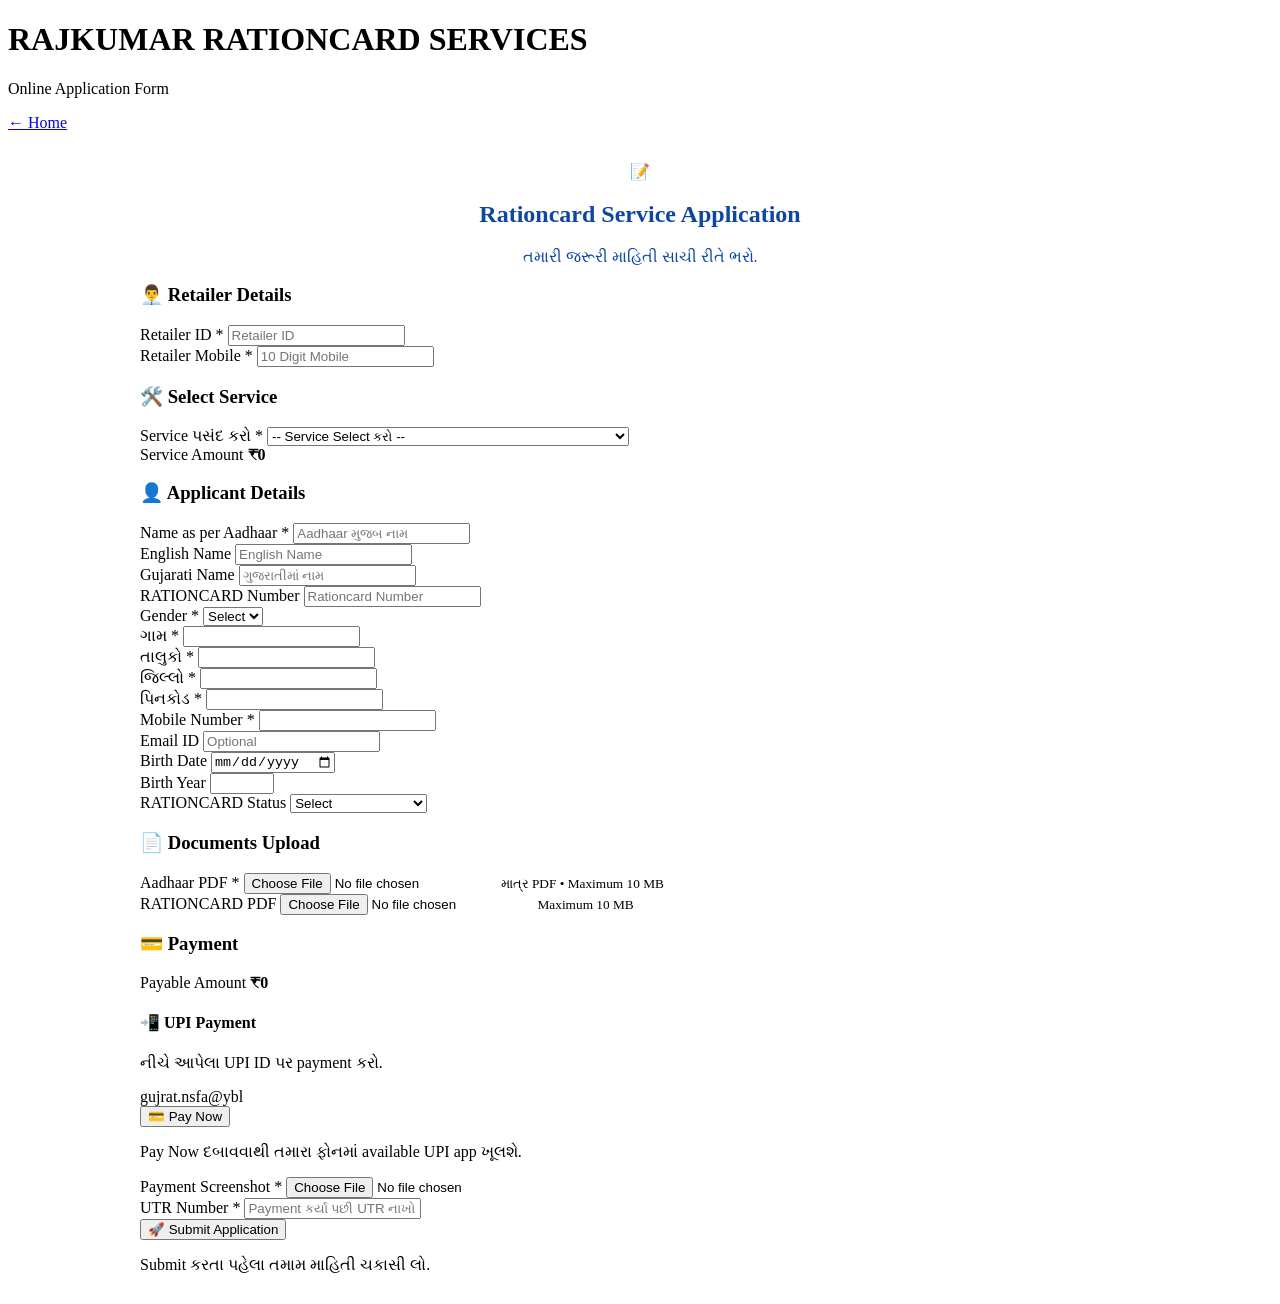
<file: apply.html>
<!DOCTYPE html>
<html lang="gu">

<head>
    <meta charset="UTF-8">
    <meta name="viewport" content="width=device-width, initial-scale=1.0">

    <title>Apply - Rajkumar Rationcard Services</title>

    <link rel="stylesheet" href="apply.css">
</head>

<body>

<header class="apply-header">

    <div>
        <h1>RAJKUMAR RATIONCARD SERVICES</h1>
        <p>Online Application Form</p>
    </div>

    <a href="index.html">← Home</a>

</header>


<main class="apply-container">

    <section class="apply-title">

        <div class="title-icon">📝</div>

        <h2>Rationcard Service Application</h2>

        <p>તમારી જરૂરી માહિતી સાચી રીતે ભરો.</p>

    </section>


    <form id="applicationForm">


        <!-- RETAILER -->

        <section class="form-card">

            <h3>👨‍💼 Retailer Details</h3>

            <div class="form-grid">

                <div class="field">

                    <label>Retailer ID *</label>

                    <input
                        type="text"
                        id="retailerId"
                        name="retailerId"
                        placeholder="Retailer ID"
                        required>

                </div>


                <div class="field">

                    <label>Retailer Mobile *</label>

                    <input
                        type="tel"
                        id="retailerMobile"
                        name="retailerMobile"
                        maxlength="10"
                        placeholder="10 Digit Mobile"
                        required>

                </div>

            </div>

        </section>



        <!-- SERVICE -->

        <section class="form-card">

            <h3>🛠️ Select Service</h3>

            <div class="field">

                <label>Service પસંદ કરો *</label>

                <select
                    id="serviceSelect"
                    name="service"
                    required>

                    <option value="">
                        -- Service Select કરો --
                    </option>

                    <option value="ADD_WITH_RC" data-amount="150">
                        Name Add with RATIONCARD - ₹150
                    </option>

                    <option value="ADD_WITHOUT_RC" data-amount="350">
                        Name Add without RATIONCARD - ₹350
                    </option>

                    <option value="REMOVE_WITH_RC" data-amount="150">
                        Name Remove with RATIONCARD - ₹150
                    </option>

                    <option value="REMOVE_WITHOUT_RC" data-amount="350">
                        Name Remove without RATIONCARD - ₹350
                    </option>

                    <option value="CORRECTION_WITH_RC" data-amount="500">
                        RATIONCARD Correction - ₹500
                    </option>

                    <option value="CORRECTION_WITHOUT_RC" data-amount="700">
                        RATIONCARD Correction without RATIONCARD - ₹700
                    </option>

                    <option value="ADD_HUSBAND_WITH_RC" data-amount="500">
                        પિતાના નામવાળા Aadhaarથી પતિના Rationcardમાં નામ - ₹500
                    </option>

                    <option value="ADD_HUSBAND_WITHOUT_RC" data-amount="800">
                        પિતાના નામવાળા Aadhaarથી Rationcard વગર નામ - ₹800
                    </option>

                </select>

            </div>


            <div class="amount-box">

                <span>Service Amount</span>

                <strong>
                    ₹<span id="serviceAmount">0</span>
                </strong>

            </div>

        </section>



        <!-- APPLICANT -->

        <section class="form-card">

            <h3>👤 Applicant Details</h3>

            <div class="form-grid">

                <div class="field">

                    <label>Name as per Aadhaar *</label>

                    <input
                        type="text"
                        id="aadhaarName"
                        name="aadhaarName"
                        placeholder="Aadhaar મુજબ નામ"
                        required>

                </div>


                <div class="field">

                    <label>English Name</label>

                    <input
                        type="text"
                        id="englishName"
                        name="englishName"
                        placeholder="English Name">

                </div>


                <div class="field full">

                    <label>Gujarati Name</label>

                    <input
                        type="text"
                        id="gujaratiName"
                        name="gujaratiName"
                        placeholder="ગુજરાતીમાં નામ">

                </div>


                <div class="field">

                    <label>RATIONCARD Number</label>

                    <input
                        type="text"
                        id="rationCardNo"
                        name="rationCardNo"
                        placeholder="Rationcard Number">

                </div>


                <div class="field">

                    <label>Gender *</label>

                    <select
                        id="gender"
                        name="gender"
                        required>

                        <option value="">Select</option>

                        <option value="પુરુષ">પુરુષ</option>

                        <option value="સ્ત્રી">સ્ત્રી</option>

                    </select>

                </div>


                <div class="field">

                    <label>ગામ *</label>

                    <input
                        type="text"
                        id="village"
                        name="village"
                        required>

                </div>


                <div class="field">

                    <label>તાલુકો *</label>

                    <input
                        type="text"
                        id="taluka"
                        name="taluka"
                        required>

                </div>


                <div class="field">

                    <label>જિલ્લો *</label>

                    <input
                        type="text"
                        id="district"
                        name="district"
                        required>

                </div>


                <div class="field">

                    <label>પિનકોડ *</label>

                    <input
                        type="text"
                        id="pincode"
                        name="pincode"
                        maxlength="6"
                        required>

                </div>


                <div class="field">

                    <label>Mobile Number *</label>

                    <input
                        type="tel"
                        id="mobile"
                        name="mobile"
                        maxlength="10"
                        required>

                </div>


                <div class="field">

                    <label>Email ID</label>

                    <input
                        type="email"
                        id="email"
                        name="email"
                        placeholder="Optional">

                </div>


                <div class="field">

                    <label>Birth Date</label>

                    <input
                        type="date"
                        id="birthDate"
                        name="birthDate">

                </div>


                <div class="field">

                    <label>Birth Year</label>

                    <input
                        type="number"
                        id="birthYear"
                        name="birthYear"
                        min="1900"
                        max="2100">

                </div>


                <div class="field full">

                    <label>RATIONCARD Status</label>

                    <select
                        id="rationcardStatus"
                        name="rationcardStatus">

                        <option value="">Select</option>

                        <option value="RATIONCARD છે">
                            RATIONCARD છે
                        </option>

                        <option value="RATIONCARD નથી">
                            RATIONCARD નથી
                        </option>

                    </select>

                </div>

            </div>

        </section>



        <!-- DOCUMENTS -->

        <section class="form-card">

            <h3>📄 Documents Upload</h3>

            <div class="form-grid">

                <div class="field">

                    <label>Aadhaar PDF *</label>

                    <input
                        type="file"
                        id="aadhaarFile"
                        accept="application/pdf"
                        required>

                    <small>માત્ર PDF • Maximum 10 MB</small>

                </div>


                <div class="field">

                    <label>RATIONCARD PDF</label>

                    <input
                        type="file"
                        id="rationcardFile"
                        accept="application/pdf">

                    <small>Maximum 10 MB</small>

                </div>

            </div>

        </section>



        <!-- PAYMENT -->

        <section class="form-card payment-card">

            <h3>💳 Payment</h3>


            <div class="payment-amount">

                <span>Payable Amount</span>

                <strong>
                    ₹<span id="paymentAmount">0</span>
                </strong>

            </div>


            <div class="upi-box">

                <h4>📲 UPI Payment</h4>

                <p>
                    નીચે આપેલા UPI ID પર payment કરો.
                </p>


                <div class="upi-id">
                    gujrat.nsfa@ybl
                </div>


                <button
                    type="button"
                    id="upiPayButton"
                    class="upi-button">

                    💳 Pay Now

                </button>


                <p class="upi-note">

                    Pay Now દબાવવાથી તમારા ફોનમાં
                    available UPI app ખૂલશે.

                </p>

            </div>


            <div class="form-grid">

                <div class="field">

                    <label>Payment Screenshot *</label>

                    <input
                        type="file"
                        id="paymentScreenshot"
                        accept="image/*"
                        required>

                </div>


                <div class="field">

                    <label>UTR Number *</label>

                    <input
                        type="text"
                        id="utrNumber"
                        name="utrNumber"
                        placeholder="Payment કર્યા પછી UTR નાખો"
                        required>

                </div>

            </div>

        </section>



        <!-- SUBMIT -->

        <section class="submit-card">

            <div
                id="applicationMessage"
                class="application-message">
            </div>


            <button
                type="submit"
                id="submitApplicationButton">

                🚀 Submit Application

            </button>


            <p>
                Submit કરતા પહેલા તમામ માહિતી ચકાસી લો.
            </p>

        </section>


    </form>

</main>


<script src="apply.js"></script>

</body>

</html>
</file>
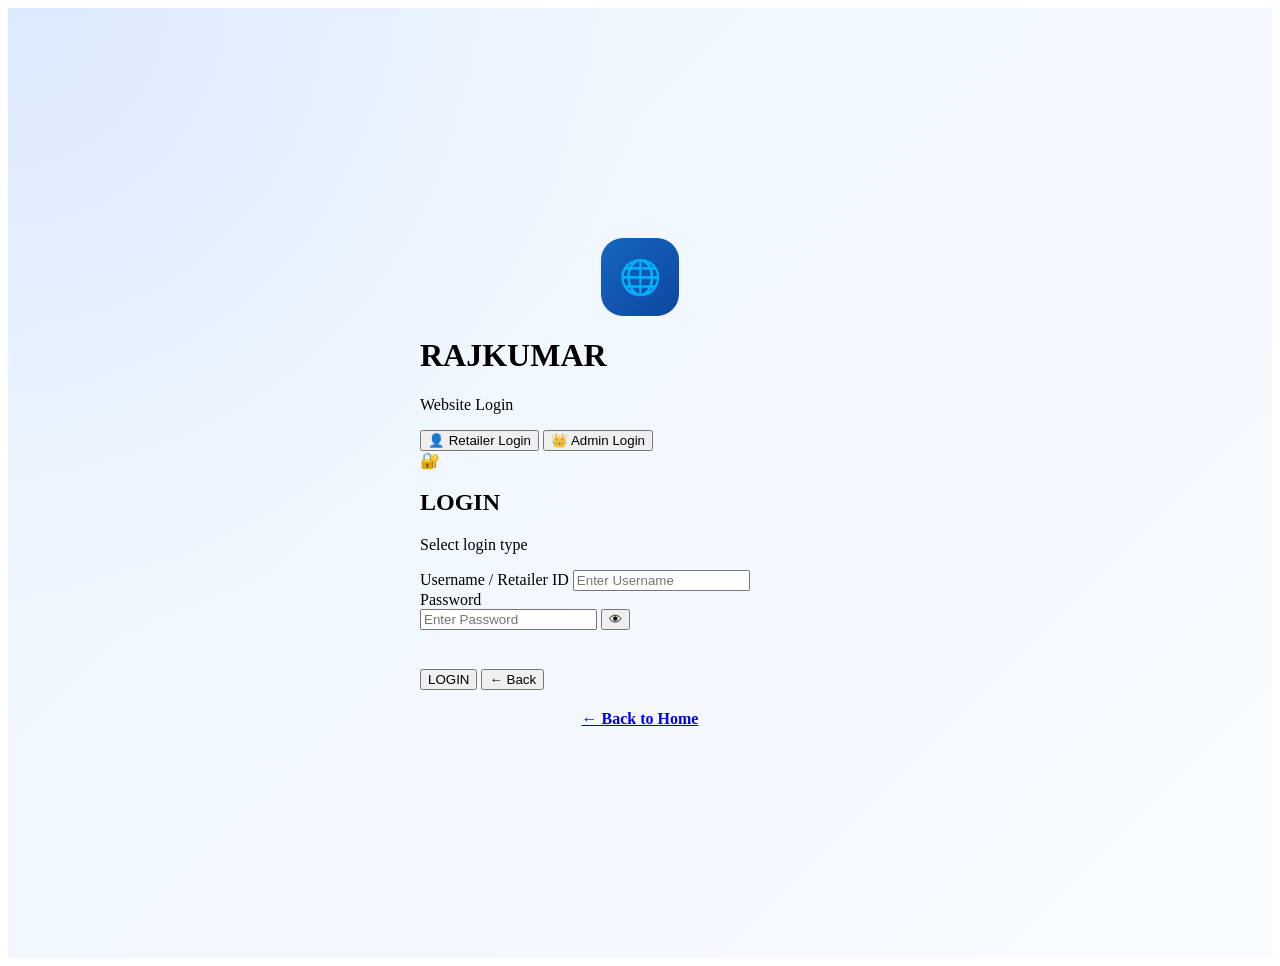
<file: login.html>
<!DOCTYPE html>
<html lang="en">
<head>
<meta charset="UTF-8">
<meta name="viewport" content="width=device-width, initial-scale=1.0">

<title>Rajkumar Login</title>

<link rel="stylesheet" href="login.css">
</head>

<body>

<div class="login-page">

    <div class="login-container">

        <div class="login-header">
            <div class="login-logo">🌐</div>
            <h1>RAJKUMAR</h1>
            <p>Website Login</p>
        </div>


        <!-- LOGIN TYPE -->

        <div class="login-type-box">

            <button
                type="button"
                class="login-type-btn retailer-btn"
                id="retailerLoginBtn">

                👤
                <span>Retailer Login</span>

            </button>


            <button
                type="button"
                class="login-type-btn admin-btn"
                id="adminLoginBtn">

                👑
                <span>Admin Login</span>

            </button>

        </div>


        <!-- LOGIN FORM -->

        <div
            id="loginFormBox"
            class="login-form-box"
        >

            <div class="selected-icon" id="selectedLoginIcon">
                🔐
            </div>

            <h2 id="loginFormTitle">
                LOGIN
            </h2>

            <p id="loginFormSubtitle">
                Select login type
            </p>


            <form
                id="loginForm"
                autocomplete="off"
            >

                <input
                    type="hidden"
                    id="loginType"
                    value=""
                >


                <!-- USERNAME -->

                <div class="input-group">

                    <label for="username">
                        Username / Retailer ID
                    </label>

                    <input
                        type="text"
                        id="username"
                        name="username"
                        placeholder="Enter Username"
                        autocomplete="off"
                        required
                    >

                </div>


                <!-- PASSWORD -->

                <div class="input-group">

                    <label for="password">
                        Password
                    </label>

                    <div class="password-box">

                        <input
                            type="password"
                            id="password"
                            name="password"
                            placeholder="Enter Password"
                            autocomplete="new-password"
                            required
                        >

                        <button
                            type="button"
                            class="show-password"
                            id="showPasswordBtn"
                        >
                            👁
                        </button>

                    </div>

                </div>


                <!-- MESSAGE -->

                <div
                    id="loginMessage"
                    class="login-message"
                ></div>


                <!-- SUBMIT -->

                <button
                    type="submit"
                    id="submitLoginBtn"
                    class="submit-login-btn"
                >
                    LOGIN
                </button>


                <!-- CLOSE -->

                <button
                    type="button"
                    id="closeLoginBtn"
                    class="close-login-btn"
                >
                    ← Back
                </button>

            </form>

        </div>


        <div class="back-home">
            <a href="index.html">
                ← Back to Home
            </a>
        </div>

    </div>

</div>


<script src="login.js"></script>

</body>
</html>
</file>
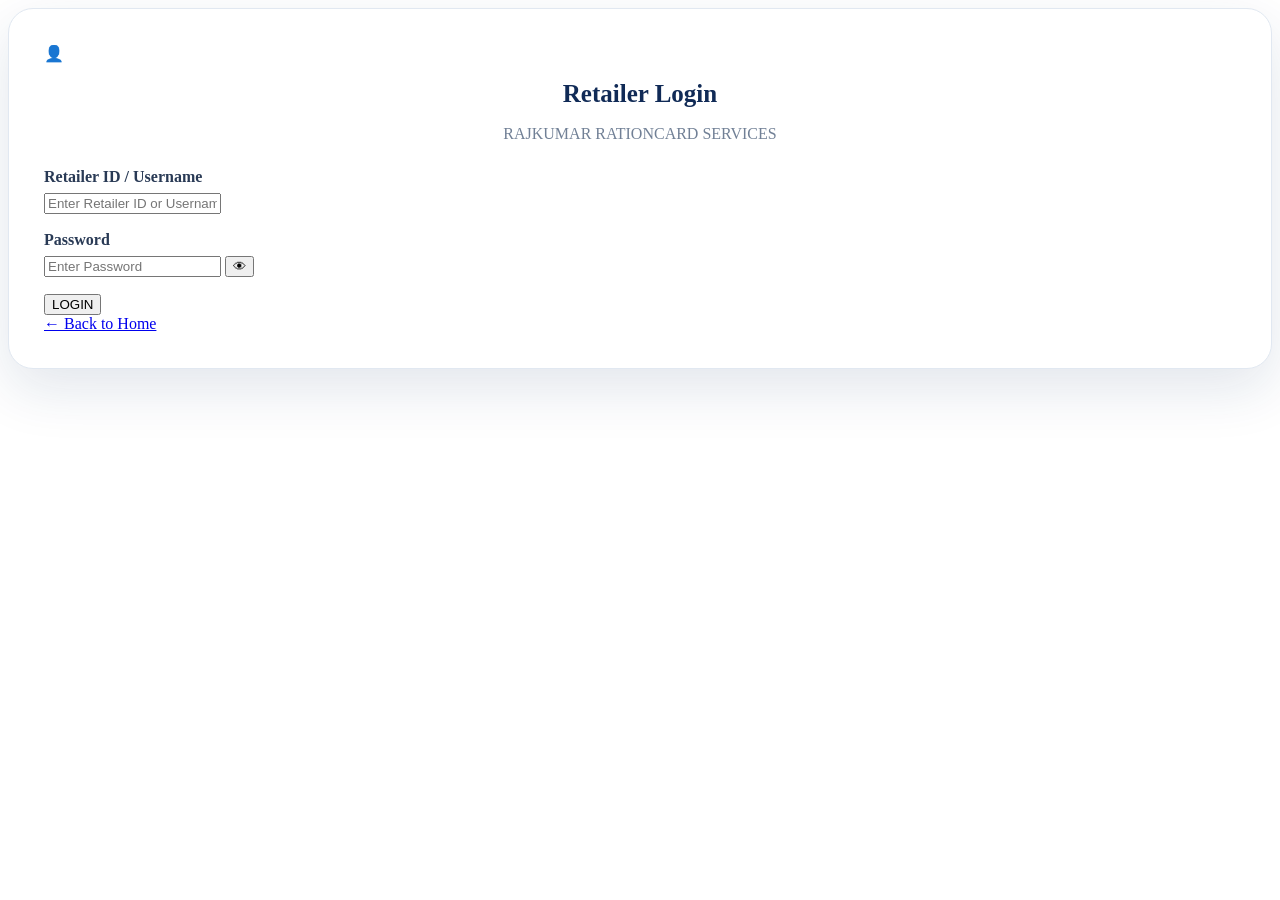
<file: retailer.html>
<!DOCTYPE html>
<html lang="en">
<head>
  <meta charset="UTF-8">
  <meta name="viewport" content="width=device-width, initial-scale=1.0">

  <title>Retailer Login - Rajkumar Rationcard Services</title>

  <link rel="stylesheet" href="retailer.css">
</head>

<body>

  <div class="page">

    <div class="login-card">

      <div class="logo">
        👤
      </div>

      <h1>Retailer Login</h1>

      <p class="subtitle">
        RAJKUMAR RATIONCARD SERVICES
      </p>

      <div id="message" class="message"></div>

      <form id="retailerLoginForm">

        <div class="form-group">

          <label for="username">
            Retailer ID / Username
          </label>

          <input
            type="text"
            id="username"
            name="username"
            placeholder="Enter Retailer ID or Username"
            autocomplete="off"
            required
          >

        </div>


        <div class="form-group">

          <label for="password">
            Password
          </label>

          <div class="password-box">

            <input
              type="password"
              id="password"
              name="password"
              placeholder="Enter Password"
              autocomplete="new-password"
              required
            >

            <button
              type="button"
              id="togglePassword"
              class="password-toggle"
            >
              👁
            </button>

          </div>

        </div>


        <button
          type="submit"
          id="loginBtn"
          class="login-btn"
        >
          LOGIN
        </button>

      </form>


      <div class="bottom-area">

        <a href="index.html" class="back-link">
          ← Back to Home
        </a>

      </div>

    </div>

  </div>


  <script src="retailer.js"></script>

</body>
</html>
</file>
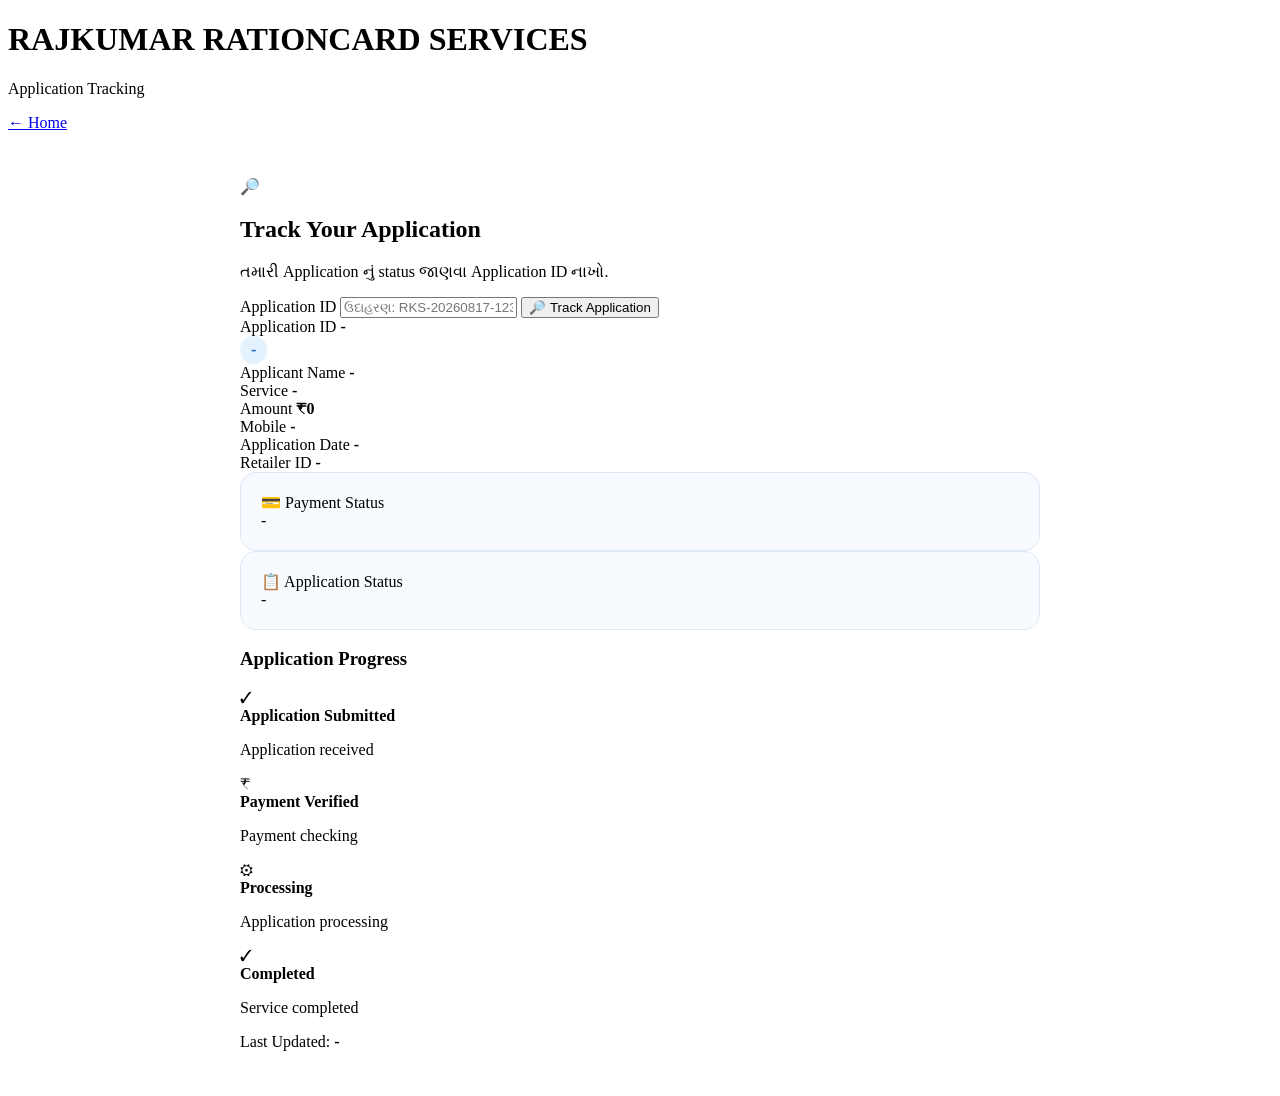
<file: track.html>
<!DOCTYPE html>
<html lang="gu">

<head>
    <meta charset="UTF-8">

    <meta name="viewport"
          content="width=device-width, initial-scale=1.0">

    <title>
        Track Application - Rajkumar Rationcard Services
    </title>

    <link rel="stylesheet"
          href="track.css">
</head>

<body>


<header class="track-header">

    <div>

        <h1>
            RAJKUMAR RATIONCARD SERVICES
        </h1>

        <p>
            Application Tracking
        </p>

    </div>


    <a href="index.html">
        ← Home
    </a>

</header>



<main class="track-container">


    <!-- TITLE -->

    <section class="track-title">

        <div class="track-icon">
            🔎
        </div>

        <h2>
            Track Your Application
        </h2>

        <p>
            તમારી Application નું status જાણવા
            Application ID નાખો.
        </p>

    </section>



    <!-- SEARCH -->

    <section class="track-search-card">

        <form id="trackForm">

            <label>
                Application ID
            </label>


            <input
                type="text"
                id="applicationId"
                placeholder="ઉદાહરણ: RKS-20260817-12345"
                autocomplete="off"
                required>


            <button
                type="submit"
                id="trackButton">

                🔎 Track Application

            </button>

        </form>


        <div
            id="trackMessage"
            class="track-message">
        </div>

    </section>



    <!-- RESULT -->

    <section
        id="resultSection"
        class="result-section">


        <div class="result-header">

            <div>

                <span>
                    Application ID
                </span>

                <strong
                    id="resultApplicationId">
                    -
                </strong>

            </div>


            <span
                id="applicationStatusBadge"
                class="status-badge">
                -
            </span>

        </div>



        <!-- DETAILS -->

        <div class="details-grid">


            <div class="detail-box">

                <span>
                    Applicant Name
                </span>

                <strong
                    id="resultApplicant">
                    -
                </strong>

            </div>


            <div class="detail-box">

                <span>
                    Service
                </span>

                <strong
                    id="resultService">
                    -
                </strong>

            </div>


            <div class="detail-box">

                <span>
                    Amount
                </span>

                <strong
                    id="resultAmount">
                    ₹0
                </strong>

            </div>


            <div class="detail-box">

                <span>
                    Mobile
                </span>

                <strong
                    id="resultMobile">
                    -
                </strong>

            </div>


            <div class="detail-box">

                <span>
                    Application Date
                </span>

                <strong
                    id="resultDate">
                    -
                </strong>

            </div>


            <div class="detail-box">

                <span>
                    Retailer ID
                </span>

                <strong
                    id="resultRetailer">
                    -
                </strong>

            </div>

        </div>



        <!-- PAYMENT -->

        <div class="status-card">

            <div class="status-title">

                💳 Payment Status

            </div>


            <div
                id="paymentStatus"
                class="big-status">
                -
            </div>

        </div>



        <!-- APPLICATION -->

        <div class="status-card">

            <div class="status-title">

                📋 Application Status

            </div>


            <div
                id="mainApplicationStatus"
                class="big-status">
                -
            </div>

        </div>



        <!-- TIMELINE -->

        <div class="timeline-card">

            <h3>
                Application Progress
            </h3>


            <div class="timeline">


                <div
                    class="timeline-item"
                    id="stepSubmitted">

                    <div class="timeline-circle">
                        ✓
                    </div>

                    <div>

                        <strong>
                            Application Submitted
                        </strong>

                        <p>
                            Application received
                        </p>

                    </div>

                </div>



                <div
                    class="timeline-line">
                </div>



                <div
                    class="timeline-item"
                    id="stepPayment">

                    <div class="timeline-circle">
                        ₹
                    </div>

                    <div>

                        <strong>
                            Payment Verified
                        </strong>

                        <p>
                            Payment checking
                        </p>

                    </div>

                </div>



                <div
                    class="timeline-line">
                </div>



                <div
                    class="timeline-item"
                    id="stepProcessing">

                    <div class="timeline-circle">
                        ⚙
                    </div>

                    <div>

                        <strong>
                            Processing
                        </strong>

                        <p>
                            Application processing
                        </p>

                    </div>

                </div>



                <div
                    class="timeline-line">
                </div>



                <div
                    class="timeline-item"
                    id="stepCompleted">

                    <div class="timeline-circle">
                        ✓
                    </div>

                    <div>

                        <strong>
                            Completed
                        </strong>

                        <p>
                            Service completed
                        </p>

                    </div>

                </div>


            </div>

        </div>


        <div class="last-update">

            Last Updated:
            <strong id="resultUpdated">
                -
            </strong>

        </div>


    </section>


</main>


<script src="track.js"></script>

</body>

</html>
</file>
<file: admin.css>
/* ============================================================
   RAJKUMAR RATIONCARD SERVICES
   ADMIN.CSS - COMPLETE FINAL VERSION
   ============================================================ */

@import url('https://fonts.googleapis.com/css2?family=Noto+Sans+Gujarati:wght@400;500;600;700;800&display=swap');

:root {
  --primary: #2563eb;
  --primary-dark: #1d4ed8;
  --secondary: #0f172a;
  --success: #16a34a;
  --warning: #d97706;
  --danger: #dc2626;
  --info: #0891b2;
  --white: #ffffff;
  --light: #f8fafc;
  --border: #e2e8f0;
  --text: #1e293b;
  --muted: #64748b;
  --shadow: 0 8px 30px rgba(15, 23, 42, 0.08);
  --radius: 14px;
}

* {
  box-sizing: border-box;
  margin: 0;
  padding: 0;
}

html {
  scroll-behavior: smooth;
}

body {
  font-family: "Noto Sans Gujarati", Arial, sans-serif;
  background: #f1f5f9;
  color: var(--text);
  min-height: 100vh;
}

button,
input,
select,
textarea {
  font-family: inherit;
}

button {
  cursor: pointer;
}

a {
  text-decoration: none;
  color: inherit;
}

/* ============================================================
   ADMIN HEADER
   ============================================================ */

.admin-header {
  width: 100%;
  background: var(--secondary);
  color: var(--white);
  min-height: 70px;
  display: flex;
  align-items: center;
  justify-content: space-between;
  padding: 12px 28px;
  position: sticky;
  top: 0;
  z-index: 1000;
  box-shadow: 0 4px 18px rgba(0,0,0,.18);
}

.admin-brand {
  display: flex;
  align-items: center;
  gap: 12px;
}

.admin-brand h1 {
  font-size: 20px;
  font-weight: 800;
  line-height: 1.2;
}

.admin-brand span {
  font-size: 12px;
  color: #cbd5e1;
}

.admin-header-right {
  display: flex;
  align-items: center;
  gap: 12px;
}

/* ============================================================
   LOGOUT BUTTON
   ============================================================ */

.logout-btn,
#logoutBtn {
  border: 0;
  background: var(--danger);
  color: #fff;
  padding: 10px 18px;
  border-radius: 9px;
  font-weight: 700;
  transition: .2s ease;
}

.logout-btn:hover,
#logoutBtn:hover {
  background: #b91c1c;
  transform: translateY(-1px);
}

/* ============================================================
   MAIN CONTAINER
   ============================================================ */

.admin-container,
.dashboard-container,
.admin-main {
  width: min(1400px, 94%);
  margin: 28px auto;
}

/* ============================================================
   PAGE TITLE
   ============================================================ */

.page-title {
  margin-bottom: 24px;
}

.page-title h2 {
  font-size: 28px;
  font-weight: 800;
  color: var(--secondary);
}

.page-title p {
  color: var(--muted);
  margin-top: 5px;
}

/* ============================================================
   DASHBOARD CARDS
   ============================================================ */

.dashboard-grid,
.stats-grid {
  display: grid;
  grid-template-columns: repeat(5, minmax(0, 1fr));
  gap: 18px;
  margin-bottom: 28px;
}

.stat-card {
  background: var(--white);
  border: 1px solid var(--border);
  border-radius: var(--radius);
  padding: 22px;
  box-shadow: var(--shadow);
  transition: .2s ease;
}

.stat-card:hover {
  transform: translateY(-3px);
  box-shadow: 0 12px 35px rgba(15,23,42,.12);
}

.stat-card .icon {
  width: 44px;
  height: 44px;
  border-radius: 11px;
  display: flex;
  align-items: center;
  justify-content: center;
  background: #dbeafe;
  color: var(--primary);
  font-size: 20px;
  margin-bottom: 12px;
}

.stat-card h3 {
  color: var(--muted);
  font-size: 14px;
  margin-bottom: 5px;
}

.stat-card .number,
.stat-card strong {
  font-size: 29px;
  font-weight: 800;
  color: var(--secondary);
}

/* ============================================================
   CONTENT CARD
   ============================================================ */

.admin-card,
.card,
.panel {
  background: var(--white);
  border: 1px solid var(--border);
  border-radius: var(--radius);
  padding: 24px;
  box-shadow: var(--shadow);
  margin-bottom: 24px;
}

.card-header,
.panel-header,
.section-header {
  display: flex;
  align-items: center;
  justify-content: space-between;
  gap: 15px;
  margin-bottom: 20px;
  padding-bottom: 15px;
  border-bottom: 1px solid var(--border);
}

.card-header h2,
.panel-header h2,
.section-header h2 {
  font-size: 21px;
  font-weight: 800;
  color: var(--secondary);
}

/* ============================================================
   RETAILER CREATE FORM
   ============================================================ */

#retailerForm {
  display: grid;
  grid-template-columns: repeat(2, minmax(0, 1fr));
  gap: 18px;
}

#retailerForm .form-group,
#retailerForm .field,
.form-group {
  display: flex;
  flex-direction: column;
  gap: 7px;
}

#retailerForm label,
.form-group label {
  font-size: 14px;
  font-weight: 700;
  color: var(--text);
}

#retailerForm input,
#retailerForm select,
#retailerForm textarea,
.form-group input,
.form-group select,
.form-group textarea {
  width: 100%;
  min-height: 46px;
  border: 1px solid #cbd5e1;
  border-radius: 9px;
  padding: 10px 13px;
  background: #fff;
  color: var(--text);
  outline: none;
  transition: .2s ease;
}

#retailerForm textarea,
.form-group textarea {
  resize: vertical;
  min-height: 100px;
}

#retailerForm input:focus,
#retailerForm select:focus,
#retailerForm textarea:focus,
.form-group input:focus,
.form-group select:focus,
.form-group textarea:focus {
  border-color: var(--primary);
  box-shadow: 0 0 0 3px rgba(37,99,235,.12);
}

/* ============================================================
   REQUIRED EMAIL FIELD
   ============================================================ */

#retailerForm input[name="email"],
#retailerForm input[type="email"] {
  border-left: 4px solid var(--danger);
}

#retailerForm input[name="email"]:focus,
#retailerForm input[type="email"]:focus {
  border-left-color: var(--danger);
}

#retailerForm input[name="email"]::placeholder {
  color: #94a3b8;
}

#retailerForm input:required:invalid {
  border-left-color: var(--danger);
}

/* ============================================================
   FULL WIDTH FORM
   ============================================================ */

#retailerForm .full-width,
#retailerForm .form-full,
#retailerForm .submit-group {
  grid-column: 1 / -1;
}

/* ============================================================
   CREATE BUTTON
   ============================================================ */

#retailerForm button[type="submit"],
.primary-btn,
.btn-primary {
  border: 0;
  min-height: 48px;
  border-radius: 9px;
  padding: 11px 22px;
  background: var(--primary);
  color: #fff;
  font-size: 15px;
  font-weight: 800;
  transition: .2s ease;
}

#retailerForm button[type="submit"]:hover,
.primary-btn:hover,
.btn-primary:hover {
  background: var(--primary-dark);
  transform: translateY(-1px);
}

#retailerForm button[type="submit"]:disabled,
.primary-btn:disabled,
.btn-primary:disabled {
  opacity: .65;
  cursor: not-allowed;
  transform: none;
}

/* ============================================================
   GENERAL BUTTONS
   ============================================================ */

.btn,
button {
  transition: .2s ease;
}

.btn-success {
  background: var(--success);
  color: #fff;
  border: 0;
  padding: 9px 15px;
  border-radius: 8px;
  font-weight: 700;
}

.btn-warning {
  background: var(--warning);
  color: #fff;
  border: 0;
  padding: 9px 15px;
  border-radius: 8px;
  font-weight: 700;
}

.btn-danger {
  background: var(--danger);
  color: #fff;
  border: 0;
  padding: 9px 15px;
  border-radius: 8px;
  font-weight: 700;
}

.btn-secondary {
  background: #475569;
  color: #fff;
  border: 0;
  padding: 9px 15px;
  border-radius: 8px;
  font-weight: 700;
}

/* ============================================================
   SEARCH / FILTER
   ============================================================ */

.search-filter {
  display: flex;
  gap: 12px;
  flex-wrap: wrap;
  margin-bottom: 18px;
}

.search-filter input,
.search-filter select,
#applicationSearch,
#statusFilter {
  min-height: 44px;
  border: 1px solid #cbd5e1;
  border-radius: 9px;
  padding: 9px 13px;
  background: #fff;
  outline: none;
}

.search-filter input {
  flex: 1;
  min-width: 230px;
}

.search-filter input:focus,
.search-filter select:focus,
#applicationSearch:focus,
#statusFilter:focus {
  border-color: var(--primary);
  box-shadow: 0 0 0 3px rgba(37,99,235,.10);
}

/* ============================================================
   TABLE
   ============================================================ */

.table-wrapper,
.table-container {
  width: 100%;
  overflow-x: auto;
  border: 1px solid var(--border);
  border-radius: 10px;
}

table {
  width: 100%;
  border-collapse: collapse;
  min-width: 850px;
  background: #fff;
}

thead {
  background: #f8fafc;
}

th,
td {
  padding: 12px 13px;
  border-bottom: 1px solid var(--border);
  text-align: left;
  font-size: 13px;
  vertical-align: middle;
}

th {
  color: var(--secondary);
  font-weight: 800;
  white-space: nowrap;
}

td {
  color: #334155;
}

tbody tr:hover {
  background: #f8fafc;
}

/* ============================================================
   STATUS BADGES
   ============================================================ */

.status,
.badge {
  display: inline-flex;
  align-items: center;
  justify-content: center;
  min-height: 27px;
  padding: 4px 10px;
  border-radius: 999px;
  font-size: 12px;
  font-weight: 800;
}

.status-pending,
.badge-pending {
  background: #fef3c7;
  color: #92400e;
}

.status-processing,
.badge-processing {
  background: #dbeafe;
  color: #1d4ed8;
}

.status-completed,
.badge-completed,
.status-success,
.badge-success {
  background: #dcfce7;
  color: #166534;
}

.status-rejected,
.badge-rejected,
.status-failed,
.badge-failed {
  background: #fee2e2;
  color: #991b1b;
}

/* ============================================================
   ADMIN MESSAGE
   ============================================================ */

#adminMessage {
  white-space: pre-line;
  font-family: "Noto Sans Gujarati", Arial, sans-serif;
}

/* ============================================================
   ALERT
   ============================================================ */

.alert {
  padding: 13px 16px;
  border-radius: 9px;
  margin-bottom: 16px;
  font-size: 14px;
  font-weight: 600;
}

.alert-success {
  background: #dcfce7;
  color: #166534;
  border: 1px solid #bbf7d0;
}

.alert-warning {
  background: #fef3c7;
  color: #92400e;
  border: 1px solid #fde68a;
}

.alert-danger {
  background: #fee2e2;
  color: #991b1b;
  border: 1px solid #fecaca;
}

.alert-info {
  background: #dbeafe;
  color: #1e40af;
  border: 1px solid #bfdbfe;
}

/* ============================================================
   RETAILER LOGIN INFO
   ============================================================ */

.login-info {
  background: #eff6ff;
  border: 1px solid #bfdbfe;
  color: #1e40af;
  border-radius: 10px;
  padding: 14px 16px;
  margin-bottom: 18px;
  line-height: 1.7;
}

/* ============================================================
   LOADING
   ============================================================ */

.loading {
  opacity: .65;
  pointer-events: none;
}

.spinner {
  width: 20px;
  height: 20px;
  border: 3px solid rgba(255,255,255,.4);
  border-top-color: #fff;
  border-radius: 50%;
  animation: spin .8s linear infinite;
  display: inline-block;
  vertical-align: middle;
}

@keyframes spin {
  to {
    transform: rotate(360deg);
  }
}

/* ============================================================
   MODAL
   ============================================================ */

.modal {
  position: fixed;
  inset: 0;
  background: rgba(15,23,42,.65);
  display: none;
  align-items: center;
  justify-content: center;
  padding: 20px;
  z-index: 5000;
}

.modal.active,
.modal.show {
  display: flex;
}

.modal-content {
  width: min(650px, 100%);
  max-height: 90vh;
  overflow-y: auto;
  background: #fff;
  border-radius: 15px;
  padding: 25px;
  box-shadow: 0 20px 70px rgba(0,0,0,.25);
}

.modal-header {
  display: flex;
  justify-content: space-between;
  align-items: center;
  gap: 15px;
  margin-bottom: 20px;
}

.modal-close {
  border: 0;
  background: transparent;
  font-size: 25px;
  color: #64748b;
}

/* ============================================================
   EMPTY STATE
   ============================================================ */

.empty-state {
  text-align: center;
  padding: 45px 20px;
  color: var(--muted);
}

.empty-state h3 {
  color: var(--secondary);
  margin-bottom: 7px;
}

/* ============================================================
   FOOTER
   ============================================================ */

.admin-footer {
  text-align: center;
  color: var(--muted);
  padding: 25px 15px;
  font-size: 13px;
}

/* ============================================================
   MOBILE
   ============================================================ */

@media (max-width: 1100px) {

  .dashboard-grid,
  .stats-grid {
    grid-template-columns:
      repeat(3, minmax(0, 1fr));
  }

}

@media (max-width: 768px) {

  .admin-header {
    padding: 12px 16px;
  }

  .admin-brand h1 {
    font-size: 16px;
  }

  .admin-container,
  .dashboard-container,
  .admin-main {
    width: 94%;
    margin: 18px auto;
  }

  .dashboard-grid,
  .stats-grid {
    grid-template-columns:
      repeat(2, minmax(0, 1fr));
    gap: 12px;
  }

  #retailerForm {
    grid-template-columns: 1fr;
  }

  #retailerForm .full-width,
  #retailerForm .form-full,
  #retailerForm .submit-group {
    grid-column: auto;
  }

  .admin-card,
  .card,
  .panel {
    padding: 17px;
  }

  .card-header,
  .panel-header,
  .section-header {
    align-items: flex-start;
    flex-direction: column;
  }

  .page-title h2 {
    font-size: 23px;
  }

}

@media (max-width: 500px) {

  .dashboard-grid,
  .stats-grid {
    grid-template-columns: 1fr;
  }

  .admin-header {
    min-height: 62px;
  }

  .admin-brand span {
    display: none;
  }

  .logout-btn,
  #logoutBtn {
    padding: 8px 12px;
    font-size: 12px;
  }

  .stat-card {
    padding: 17px;
  }

  .stat-card .number,
  .stat-card strong {
    font-size: 24px;
  }

  #retailerForm input,
  #retailerForm select,
  #retailerForm textarea {
    font-size: 14px;
  }

  #retailerForm button[type="submit"] {
    width: 100%;
  }

}

/* ============================================================
   PRINT
   ============================================================ */

@media print {

  .admin-header,
  .logout-btn,
  #logoutBtn,
  button,
  .search-filter {
    display: none !important;
  }

  body {
    background: #fff;
  }

  .admin-card,
  .card,
  .panel,
  .stat-card {
    box-shadow: none;
    border: 1px solid #ddd;
  }

}
</file>
<file: apply.css>
/* =====================================================
   APPLICATION PAGE
===================================================== */

.apply-page {
    min-height:100vh;
    background:#f5f8fc;
}

.apply-container {
    width:min(1000px,94%);
    margin:30px auto;
}

.apply-card {
    background:#fff;
    border-radius:22px;
    padding:30px;
    border:1px solid #e3e9f2;
    box-shadow:0 15px 45px rgba(20,40,80,.08);
}

.apply-title {
    text-align:center;
    color:#0d47a1;
    margin-bottom:8px;
}

.apply-subtitle {
    text-align:center;
    color:#718096;
    margin-bottom:25px;
}

.apply-grid {
    display:grid;
    grid-template-columns:repeat(2,1fr);
    gap:18px;
}

.apply-group label {
    display:block;
    margin-bottom:7px;
    font-weight:700;
}

.apply-group.full {
    grid-column:1/-1;
}

.file-box {
    border:2px dashed #c9d5e6;
    border-radius:13px;
    padding:15px;
    background:#f9fbfe;
}

.payment-box {
    margin-top:25px;
    padding:20px;
    border-radius:16px;
    background:#f3f8ff;
    border:1px solid #d7e7fb;
    text-align:center;
}

.payment-box img {
    width:210px;
    height:210px;
    object-fit:contain;
    margin:15px auto;
}

@media(max-width:700px) {
    .apply-grid {
        grid-template-columns:1fr;
    }

    .apply-card {
        padding:20px;
    }
}
</file>
<file: login.css>
/* =====================================================
   LOGIN PAGE
===================================================== */

.login-page {
    min-height: 100vh;
    display: flex;
    align-items: center;
    justify-content: center;
    padding: 25px;
    background:
        radial-gradient(circle at top left, #dbeafe, transparent 40%),
        linear-gradient(135deg, #eef5ff, #f8fbff);
}

.login-container {
    width: min(440px, 100%);
}

.login-card {
    background: rgba(255,255,255,.98);
    border-radius: 24px;
    padding: 35px;
    border: 1px solid #e5ebf5;
    box-shadow: 0 25px 70px rgba(20,50,100,.15);
}

.login-logo {
    width: 78px;
    height: 78px;
    margin: 0 auto 18px;
    border-radius: 22px;
    display: flex;
    align-items: center;
    justify-content: center;
    background: linear-gradient(135deg,#1565c0,#0d47a1);
    color: #fff;
    font-size: 34px;
}

.login-card h1 {
    text-align: center;
    color: #102a56;
    margin-bottom: 5px;
}

.login-card > p {
    text-align: center;
    color: #718096;
    margin-bottom: 25px;
}

.login-group {
    margin-bottom: 18px;
}

.login-group label {
    display: block;
    margin-bottom: 7px;
    font-weight: 700;
    color: #26364f;
}

.login-submit {
    width: 100%;
    margin-top: 8px;
}

.login-message {
    margin-top: 15px;
    padding: 12px;
    border-radius: 10px;
    text-align: center;
}

.back-home {
    display: block;
    text-align: center;
    margin-top: 20px;
    color: #1565c0;
    font-weight: 700;
}

@media(max-width:500px) {
    .login-card {
        padding: 25px 20px;
        border-radius: 18px;
    }
}
</file>
<file: retailer.css>
/* =====================================================
   RAJKUMAR RETAILER PORTAL
   PROFESSIONAL RESPONSIVE DESIGN
===================================================== */

.retailer-page {
    min-height:100vh;
    background:
        radial-gradient(circle at top right,#e3f2fd 0,#f4f7fb 35%,#f4f7fb 100%);
}

/* TOP BAR */

.retailer-topbar {
    min-height:72px;
    padding:14px 5%;
    display:flex;
    justify-content:space-between;
    align-items:center;
    background:linear-gradient(135deg,#0d47a1,#1976d2);
    color:#fff;
    box-shadow:0 5px 22px rgba(0,0,0,.15);
}

.retailer-brand {
    font-weight:900;
    font-size:20px;
    letter-spacing:.4px;
}

.retailer-phone {
    background:rgba(255,255,255,.13);
    border:1px solid rgba(255,255,255,.2);
    padding:8px 15px;
    border-radius:20px;
    font-weight:700;
}

/* LOGIN */

.login-wrapper {
    width:min(460px,94%);
    margin:55px auto;
}

.login-card {
    background:#fff;
    padding:35px;
    border-radius:25px;
    border:1px solid #e1e8f1;
    box-shadow:0 20px 55px rgba(15,50,100,.12);
}

.login-icon {
    width:75px;
    height:75px;
    margin:0 auto 15px;
    display:flex;
    justify-content:center;
    align-items:center;
    background:linear-gradient(135deg,#1976d2,#0d47a1);
    border-radius:22px;
    font-size:34px;
}

.login-card h1 {
    text-align:center;
    color:#102a56;
    font-size:25px;
}

.login-card p {
    text-align:center;
    color:#718096;
    margin:5px 0 25px;
}

.form-group {
    margin-bottom:17px;
}

.form-group label {
    display:block;
    margin-bottom:7px;
    font-weight:700;
    color:#293a55;
}

.login-button {
    width:100%;
    border:0;
    padding:13px 20px;
    border-radius:12px;
    background:linear-gradient(135deg,#1565c0,#0d47a1);
    color:#fff;
    font-weight:800;
    cursor:pointer;
    transition:.25s;
}

.login-button:hover {
    transform:translateY(-2px);
    box-shadow:0 9px 25px rgba(13,71,161,.25);
}

.login-button:disabled {
    opacity:.65;
    cursor:not-allowed;
    transform:none;
}

.back-home {
    display:block;
    text-align:center;
    margin-top:20px;
    color:#1565c0;
    font-weight:700;
}

/* DASHBOARD */

#dashboardSection {
    width:min(1180px,94%);
    margin:28px auto 50px;
}

.dashboard {
    width:100%;
}

.dashboard-header {
    background:#fff;
    border:1px solid #e1e8f1;
    border-radius:20px;
    padding:22px 25px;
    display:flex;
    justify-content:space-between;
    align-items:center;
    margin-bottom:20px;
    box-shadow:0 10px 30px rgba(20,40,80,.07);
}

.dashboard-header h1 {
    color:#0d47a1;
    margin-bottom:3px;
}

.dashboard-header p {
    color:#718096;
}

.logout-button {
    border:0;
    padding:11px 20px;
    border-radius:11px;
    background:#ffebee;
    color:#c62828;
    font-weight:800;
    cursor:pointer;
}

.logout-button:hover {
    background:#ffcdd2;
}

/* BOXES */

.services-box,
.application-box {
    background:#fff;
    border:1px solid #e1e8f1;
    border-radius:20px;
    padding:25px;
    margin-bottom:20px;
    box-shadow:0 10px 30px rgba(20,40,80,.06);
}

.services-box h2,
.application-box h2 {
    color:#173b72;
    margin-bottom:17px;
}

/* SERVICE */

.service-select {
    width:100%;
    padding:14px;
    border:1px solid #d4deeb;
    border-radius:12px;
    background:#fff;
    font-weight:600;
}

.amount-box {
    margin-top:16px;
    display:flex;
    justify-content:space-between;
    align-items:center;
    padding:16px 18px;
    background:linear-gradient(135deg,#f0f7ff,#f8fbff);
    border:1px solid #d7e7f8;
    border-radius:14px;
}

.amount-label {
    color:#52637b;
    font-weight:700;
}

.amount-value {
    color:#0d47a1;
    font-size:23px;
    font-weight:900;
}

/* FORM */

.form-grid {
    display:grid;
    grid-template-columns:repeat(2,1fr);
    gap:17px;
}

.form-grid input,
.form-grid select {
    min-height:46px;
}

/* PAYMENT */

.payment-section {
    margin-top:25px;
    padding:22px;
    border-radius:18px;
    background:#f6faff;
    border:1px solid #d9e8f8;
}

.payment-section h3 {
    color:#0d47a1;
    margin-bottom:10px;
}

.qr-box {
    text-align:center;
    background:#fff;
    padding:20px;
    border-radius:16px;
    border:1px solid #e2e8f0;
    margin-bottom:20px;
}

.qr-box img {
    width:220px;
    height:220px;
    object-fit:contain;
    margin:10px auto;
    border-radius:10px;
}

.upi-id {
    font-weight:800;
    color:#173b72;
}

.upload-box {
    padding:16px;
    border:2px dashed #c7d5e6;
    border-radius:13px;
    background:#fff;
}

.upload-box input[type="file"] {
    padding:10px;
}

/* SUBMIT */

#applicationSubmitButton {
    margin-top:22px;
}

/* MESSAGES */

#loginMessage,
#applicationMessage {
    line-height:1.5;
}

/* MOBILE */

@media(max-width:800px) {

    .form-grid {
        grid-template-columns:1fr;
    }

    .dashboard-header {
        flex-direction:column;
        align-items:flex-start;
        gap:15px;
    }

    .logout-button {
        width:100%;
    }
}

@media(max-width:600px) {

    .retailer-topbar {
        flex-direction:column;
        gap:8px;
        text-align:center;
    }

    .login-card {
        padding:25px 20px;
    }

    .services-box,
    .application-box {
        padding:18px;
    }

    .amount-box {
        gap:10px;
    }

    .qr-box img {
        width:190px;
        height:190px;
    }
}
/* =====================================================
   PAYMENT QR
===================================================== */

.payment-box,
.documents-box {
    margin-top: 25px;
    padding: 24px;
    border-radius: 18px;
    background: #ffffff;
    border: 1px solid #e5e7eb;
    box-shadow: 0 8px 25px rgba(0,0,0,0.06);
}

.payment-box h3,
.documents-box h3 {
    margin: 0 0 12px;
    font-size: 20px;
    font-weight: 800;
}

.payment-info {
    margin-bottom: 12px;
    color: #64748b;
}

.upi-details {
    margin: 8px 0;
    padding: 10px 14px;
    border-radius: 10px;
    background: #f8fafc;
}

.qr-loading {
    margin: 15px 0;
    text-align: center;
    color: #64748b;
}

.qr-code-box {
    width: 240px;
    min-height: 240px;
    margin: 15px auto;
    padding: 10px;
    display: flex;
    align-items: center;
    justify-content: center;
    background: #fff;
    border-radius: 16px;
}

.qr-code-box img {
    width: 220px !important;
    height: 220px !important;
    display: block;
}

.qr-status {
    text-align: center;
    padding: 10px;
    border-radius: 10px;
    background: #f1f5f9;
}

.documents-box small {
    display: block;
    margin-top: 6px;
    color: #64748b;
}


/* FILE INPUT */

.documents-box input[type="file"] {
    width: 100%;
    padding: 12px;
    border: 1px dashed #94a3b8;
    border-radius: 12px;
    background: #f8fafc;
}


/* MOBILE */

@media (max-width: 600px) {

    .payment-box,
    .documents-box {
        padding: 16px;
    }

    .qr-code-box {
        width: 230px;
        min-height: 230px;
    }

}
</file>
<file: track.css>
/* =====================================================
   TRACK APPLICATION
===================================================== */

.track-page {
    min-height:100vh;
    background:#f4f7fb;
    padding-bottom:50px;
}

.track-container {
    width:min(800px,94%);
    margin:45px auto;
}

.track-card {
    background:#fff;
    border-radius:22px;
    padding:30px;
    border:1px solid #e2e8f0;
    box-shadow:0 15px 45px rgba(20,40,80,.08);
}

.track-card h1 {
    text-align:center;
    color:#0d47a1;
    margin-bottom:8px;
}

.track-card p {
    text-align:center;
    color:#718096;
    margin-bottom:25px;
}

.track-form {
    display:flex;
    gap:12px;
}

.track-form button {
    white-space:nowrap;
}

.track-result {
    margin-top:25px;
}

.status-card {
    background:#f7faff;
    border:1px solid #dce8f5;
    border-radius:16px;
    padding:20px;
}

.status-row {
    display:flex;
    justify-content:space-between;
    padding:10px 0;
    border-bottom:1px solid #e7edf5;
}

.status-row:last-child {
    border-bottom:0;
}

.status-badge {
    display:inline-block;
    padding:5px 11px;
    border-radius:20px;
    font-weight:800;
    background:#e3f2fd;
    color:#1565c0;
}

@media(max-width:600px) {
    .track-form {
        flex-direction:column;
    }

    .track-card {
        padding:22px 18px;
    }
}
</file>
